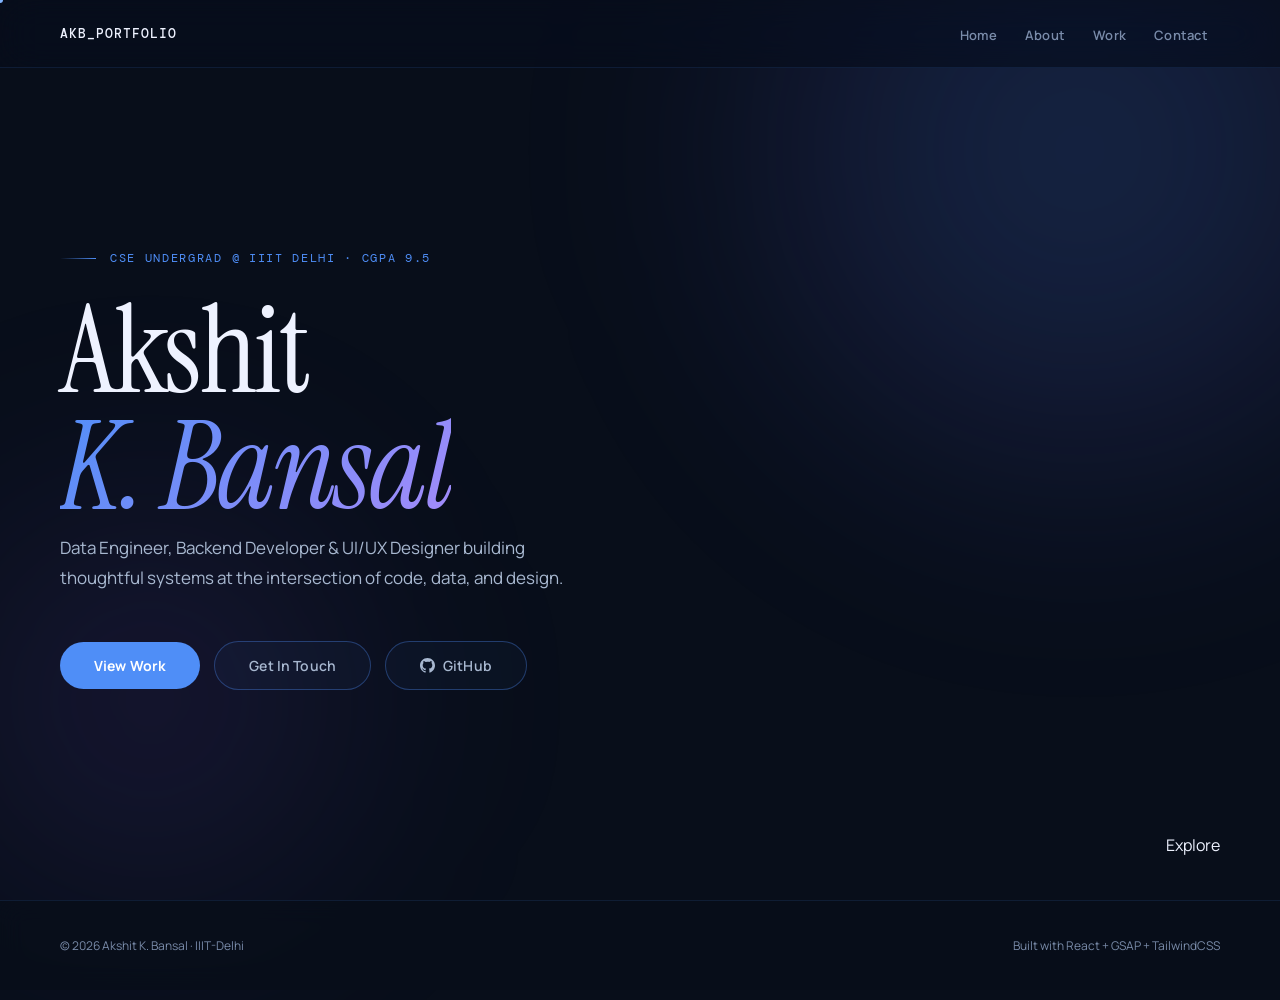
<file: index.html>
<!DOCTYPE html>
<html lang="en">
<head>
<meta charset="UTF-8">
<meta name="viewport" content="width=device-width, initial-scale=1.0">
<title>Home</title>
<link rel="preconnect" href="https://fonts.googleapis.com">
<link href="https://fonts.googleapis.com/css2?family=Instrument+Serif:ital@0;1&family=DM+Mono:wght@300;400;500&family=Manrope:wght@300;400;500;600;700;800&display=swap" rel="stylesheet">
<link rel="stylesheet" href="style.css">
</head>
<body>

<div class="cursor" id="cursor"></div>
<div class="cursor-follower" id="follower"></div>

<nav>
  <div class="nav-logo">AKB_PORTFOLIO</div>
  <ul class="nav-links">
    <li><a href="index.html" class="active">Home</a></li>
    <li><a href="about.html">About</a></li>
    <li><a href="work.html">Work</a></li>
    <li><a href="contact.html">Contact</a></li>
  </ul>
</nav>

<section class="hero" id="home">
  <div class="orb orb-1"></div>
  <div class="orb orb-2"></div>
  <div class="hero-eyebrow">CSE Undergrad @ IIIT Delhi · CGPA 9.5</div>
  <h1 class="hero-name">
    Akshit<br><em>K. Bansal</em>
  </h1>
  <p class="hero-tagline">
    Data Engineer, Backend Developer & UI/UX Designer building thoughtful systems at the intersection of code, data, and design.
  </p>
  <div class="hero-cta">
    <a href="work.html" class="btn-primary">View Work</a>
    <a href="contact.html" class="btn-outline">Get In Touch</a>
    <a href="https://github.com/AkshitKBansal" target="_blank" class="btn-outline" style="display:flex;align-items:center;gap:8px;">
      <svg width="15" height="15" viewBox="0 0 24 24" fill="currentColor" xmlns="http://www.w3.org/2000/svg"><path d="M12 0C5.374 0 0 5.373 0 12c0 5.302 3.438 9.8 8.207 11.387.599.111.793-.261.793-.577v-2.234c-3.338.726-4.033-1.416-4.033-1.416-.546-1.387-1.333-1.756-1.333-1.756-1.089-.745.083-.729.083-.729 1.205.084 1.839 1.237 1.839 1.237 1.07 1.834 2.807 1.304 3.492.997.107-.775.418-1.305.762-1.604-2.665-.305-5.467-1.334-5.467-5.931 0-1.311.469-2.381 1.236-3.221-.124-.303-.535-1.524.117-3.176 0 0 1.008-.322 3.301 1.23A11.509 11.509 0 0 1 12 5.803c1.02.005 2.047.138 3.006.404 2.291-1.552 3.297-1.23 3.297-1.23.653 1.653.242 2.874.118 3.176.77.84 1.235 1.911 1.235 3.221 0 4.609-2.807 5.624-5.479 5.921.43.372.823 1.102.823 2.222v3.293c0 .319.192.694.801.576C20.566 21.797 24 17.3 24 12c0-6.627-5.373-12-12-12z"/></svg>
      GitHub
    </a>
  </div>
  <div class="hero-scroll">Explore</div>
</section>

<footer>
  <p>© 2026 <span>Akshit K. Bansal</span> · IIIT-Delhi</p>
  <p>Built with <span>React + GSAP + TailwindCSS</span></p>
</footer>

<script src="script.js"></script>
</body>
</html>
</file>
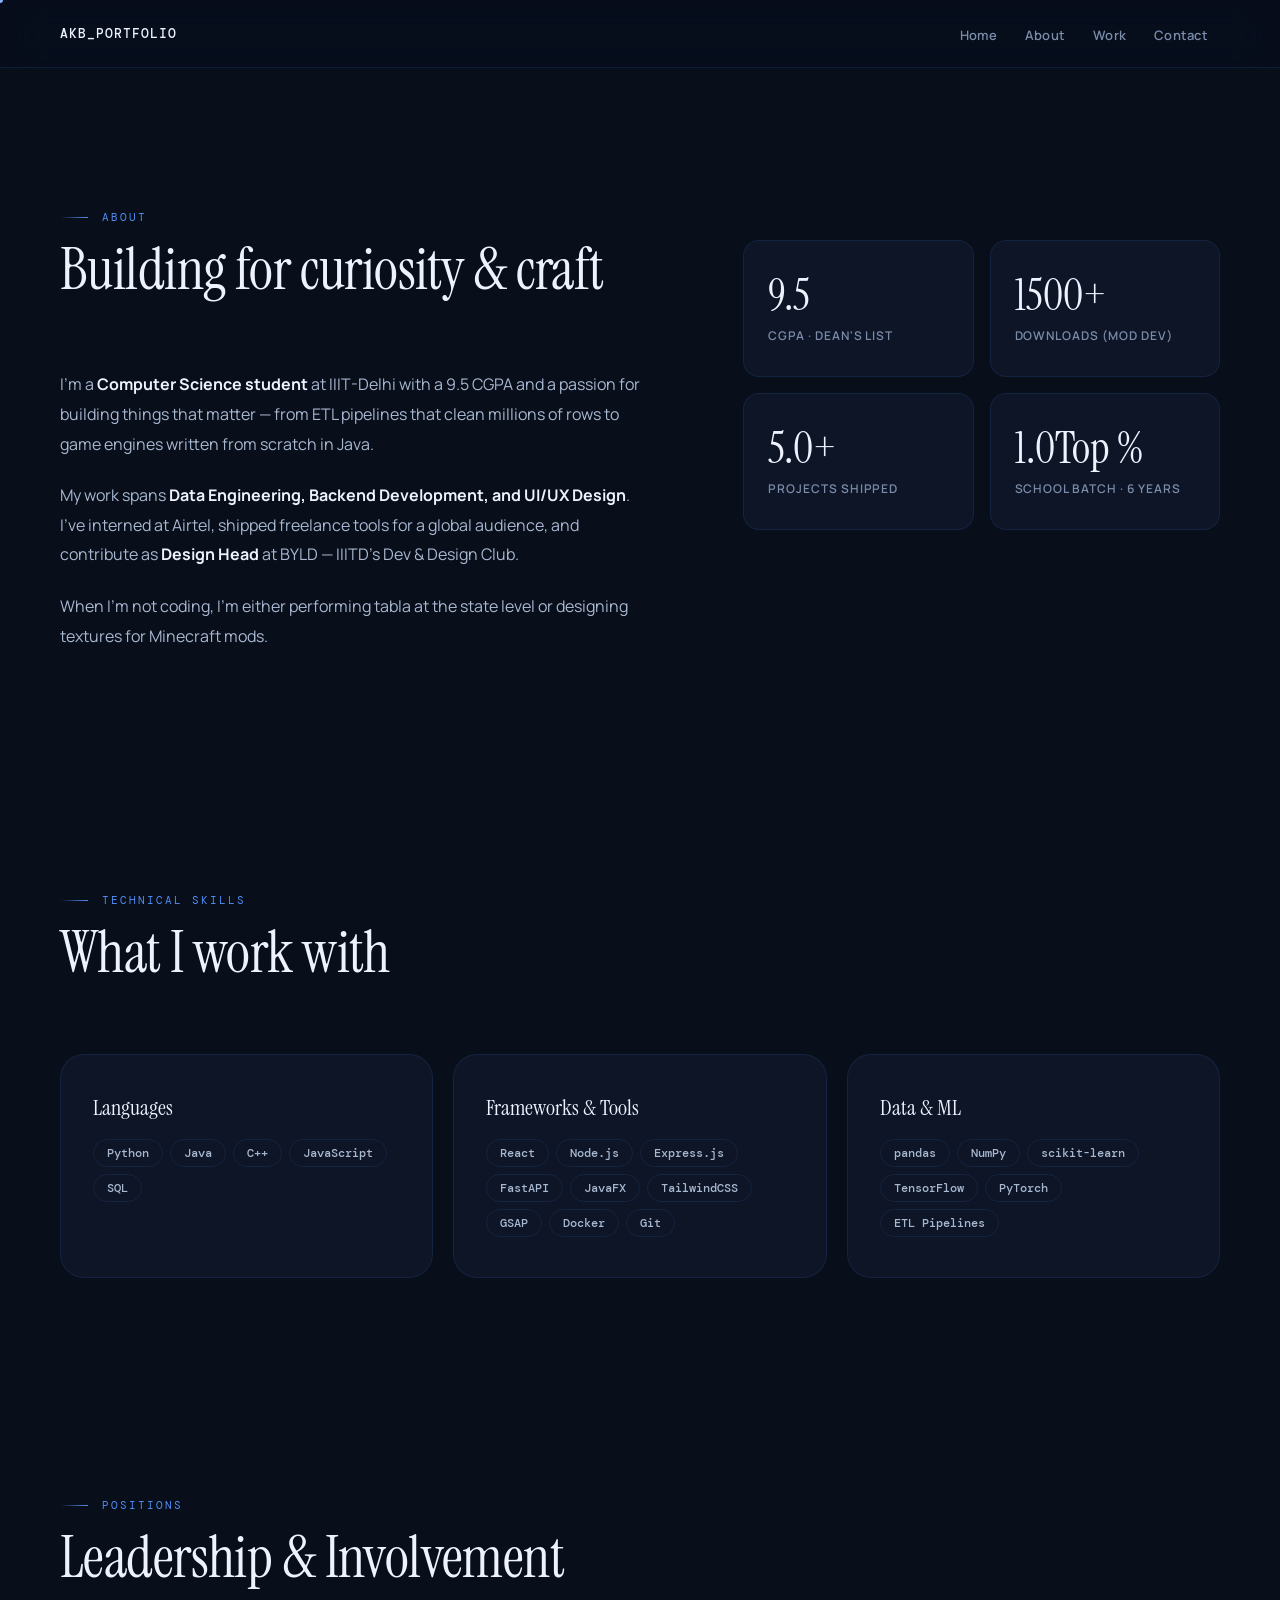
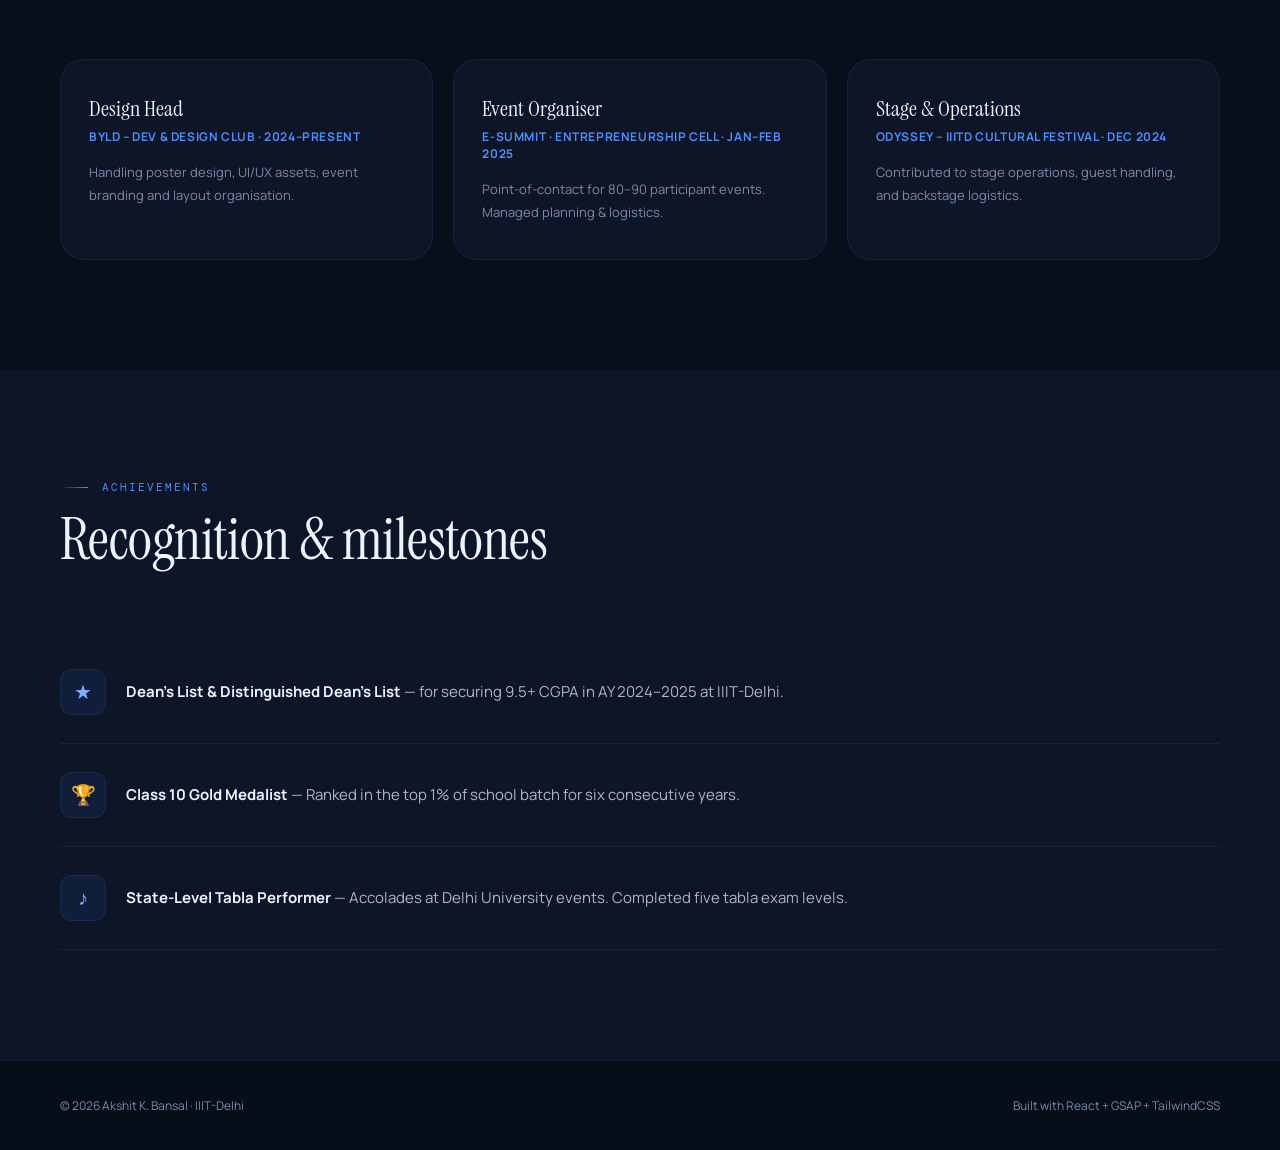
<file: about.html>
<!DOCTYPE html>
<html lang="en">
<head>
<meta charset="UTF-8">
<meta name="viewport" content="width=device-width, initial-scale=1.0">
<title>About</title>
<link rel="preconnect" href="https://fonts.googleapis.com">
<link href="https://fonts.googleapis.com/css2?family=Instrument+Serif:ital@0;1&family=DM+Mono:wght@300;400;500&family=Manrope:wght@300;400;500;600;700;800&display=swap" rel="stylesheet">
<link rel="stylesheet" href="style.css">
</head>
<body>

<div class="cursor" id="cursor"></div>
<div class="cursor-follower" id="follower"></div>

<nav>
  <div class="nav-logo">AKB_PORTFOLIO</div>
  <ul class="nav-links">
    <li><a href="index.html">Home</a></li>
    <li><a href="about.html" class="active">About</a></li>
    <li><a href="work.html">Work</a></li>
    <li><a href="contact.html">Contact</a></li>
  </ul>
</nav>

<div class="page-pad">
  <section id="about">
    <div class="section-label">About</div>
    <div class="about-grid">
      <div class="about-text fade-in">
        <h2 class="section-title">Building for curiosity &amp; craft</h2>
        <p>I'm a <strong>Computer Science student</strong> at IIIT-Delhi with a 9.5 CGPA and a passion for building things that matter — from ETL pipelines that clean millions of rows to game engines written from scratch in Java.</p>
        <p>My work spans <strong>Data Engineering, Backend Development, and UI/UX Design</strong>. I've interned at Airtel, shipped freelance tools for a global audience, and contribute as <strong>Design Head</strong> at BYLD — IIITD's Dev & Design Club.</p>
        <p>When I'm not coding, I'm either performing tabla at the state level or designing textures for Minecraft mods.</p>
      </div>
      <div class="stats-grid fade-in">
        <div class="stat-card">
          <div class="stat-num">9.5</div>
          <div class="stat-label">CGPA · Dean's List</div>
        </div>
        <div class="stat-card">
          <div class="stat-num">1500+</div>
          <div class="stat-label">Downloads (Mod Dev)</div>
        </div>
        <div class="stat-card">
          <div class="stat-num">5+</div>
          <div class="stat-label">Projects Shipped</div>
        </div>
        <div class="stat-card">
          <div class="stat-num">Top 1%</div>
          <div class="stat-label">School Batch · 6 Years</div>
        </div>
      </div>
    </div>
  </section>

  <section class="skills-section" id="skills">
    <div class="section-label">Technical Skills</div>
    <h2 class="section-title">What I work with</h2>
    <div class="skills-inner fade-in">
      <div class="skill-group">
        <div class="skill-group-label">Languages</div>
        <div class="skill-tags">
          <span class="skill-tag">Python</span>
          <span class="skill-tag">Java</span>
          <span class="skill-tag">C++</span>
          <span class="skill-tag">JavaScript</span>
          <span class="skill-tag">SQL</span>
        </div>
      </div>
      <div class="skill-group">
        <div class="skill-group-label">Frameworks &amp; Tools</div>
        <div class="skill-tags">
          <span class="skill-tag">React</span>
          <span class="skill-tag">Node.js</span>
          <span class="skill-tag">Express.js</span>
          <span class="skill-tag">FastAPI</span>
          <span class="skill-tag">JavaFX</span>
          <span class="skill-tag">TailwindCSS</span>
          <span class="skill-tag">GSAP</span>
          <span class="skill-tag">Docker</span>
          <span class="skill-tag">Git</span>
        </div>
      </div>
      <div class="skill-group">
        <div class="skill-group-label">Data &amp; ML</div>
        <div class="skill-tags">
          <span class="skill-tag">pandas</span>
          <span class="skill-tag">NumPy</span>
          <span class="skill-tag">scikit-learn</span>
          <span class="skill-tag">TensorFlow</span>
          <span class="skill-tag">PyTorch</span>
          <span class="skill-tag">ETL Pipelines</span>
        </div>
      </div>
    </div>
  </section>

  <section id="positions">
    <div class="section-label">Positions</div>
    <h2 class="section-title">Leadership &amp; Involvement</h2>
    <div class="positions-grid fade-in">
      <div class="pos-card">
        <div class="pos-card-role">Design Head</div>
        <div class="pos-card-org">BYLD – Dev &amp; Design Club · 2024–Present</div>
        <div class="pos-card-desc">Handling poster design, UI/UX assets, event branding and layout organisation.</div>
      </div>
      <div class="pos-card">
        <div class="pos-card-role">Event Organiser</div>
        <div class="pos-card-org">E-Summit · Entrepreneurship Cell · Jan–Feb 2025</div>
        <div class="pos-card-desc">Point-of-contact for 80–90 participant events. Managed planning & logistics.</div>
      </div>
      <div class="pos-card">
        <div class="pos-card-role">Stage &amp; Operations</div>
        <div class="pos-card-org">Odyssey – IIITD Cultural Festival · Dec 2024</div>
        <div class="pos-card-desc">Contributed to stage operations, guest handling, and backstage logistics.</div>
      </div>
    </div>
  </section>

  <section id="achievements" style="background: var(--bg2); border-top: 1px solid var(--border2);">
    <div class="section-label">Achievements</div>
    <h2 class="section-title">Recognition &amp; milestones</h2>
    <ul class="achievements-list fade-in">
      <li class="ach-item">
        <div class="ach-icon">★</div>
        <div class="ach-text"><strong>Dean's List &amp; Distinguished Dean's List</strong> — for securing 9.5+ CGPA in AY 2024–2025 at IIIT-Delhi.</div>
      </li>
      <li class="ach-item">
        <div class="ach-icon">🏆</div>
        <div class="ach-text"><strong>Class 10 Gold Medalist</strong> — Ranked in the top 1% of school batch for six consecutive years.</div>
      </li>
      <li class="ach-item">
        <div class="ach-icon">♪</div>
        <div class="ach-text"><strong>State-Level Tabla Performer</strong> — Accolades at Delhi University events. Completed five tabla exam levels.</div>
      </li>
    </ul>
  </section>
</div>

<footer>
  <p>© 2026 <span>Akshit K. Bansal</span> · IIIT-Delhi</p>
  <p>Built with <span>React + GSAP + TailwindCSS</span></p>
</footer>

<script src="script.js"></script>
</body>
</html>
</file>
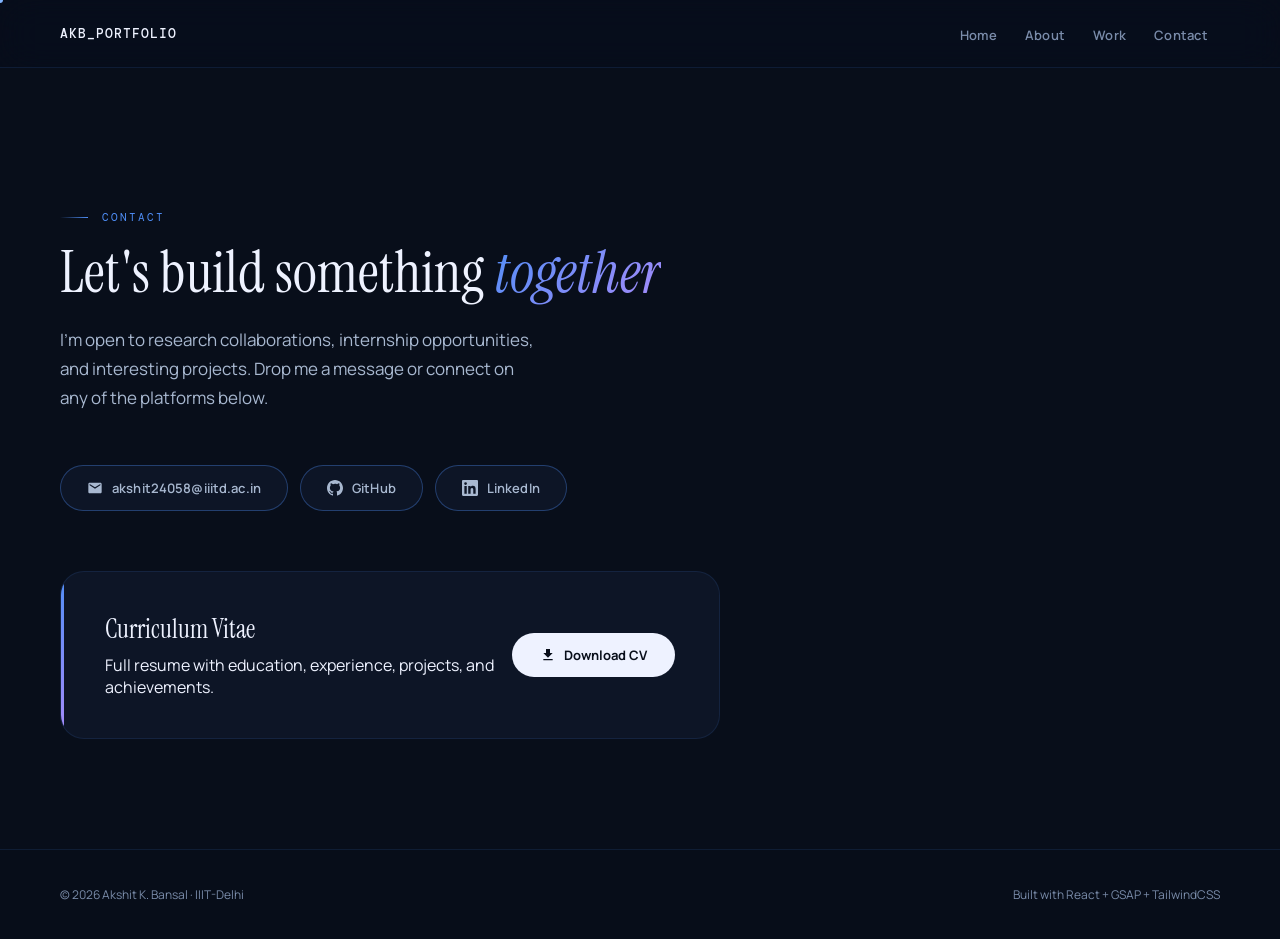
<file: contact.html>
<!DOCTYPE html>
<html lang="en">
<head>
<meta charset="UTF-8">
<meta name="viewport" content="width=device-width, initial-scale=1.0">
<title>Contact</title>
<link rel="preconnect" href="https://fonts.googleapis.com">
<link href="https://fonts.googleapis.com/css2?family=Instrument+Serif:ital@0;1&family=DM+Mono:wght@300;400;500&family=Manrope:wght@300;400;500;600;700;800&display=swap" rel="stylesheet">
<link rel="stylesheet" href="style.css">
</head>
<body>

<div class="cursor" id="cursor"></div>
<div class="cursor-follower" id="follower"></div>

<nav>
  <div class="nav-logo">AKB_PORTFOLIO</div>
  <ul class="nav-links">
    <li><a href="index.html">Home</a></li>
    <li><a href="about.html">About</a></li>
    <li><a href="work.html">Work</a></li>
    <li><a href="contact.html" class="active">Contact</a></li>
  </ul>
</nav>

<div class="page-pad">
  <section class="contact-section" id="contact">
    <div class="contact-inner fade-in">
      <div class="section-label">Contact</div>
      <h2 class="contact-intro">Let's build something <em>together</em></h2>
      <p class="contact-sub">I'm open to research collaborations, internship opportunities, and interesting projects. Drop me a message or connect on any of the platforms below.</p>
      <div class="contact-links">
        <a href="mailto:akshit24058@iiitd.ac.in" class="contact-link">
          <svg viewBox="0 0 24 24"><path d="M20 4H4c-1.1 0-2 .9-2 2v12c0 1.1.9 2 2 2h16c1.1 0 2-.9 2-2V6c0-1.1-.9-2-2-2zm0 4l-8 5-8-5V6l8 5 8-5v2z"/></svg>
          akshit24058@iiitd.ac.in
        </a>
        <a href="https://github.com/AkshitKBansal" target="_blank" class="contact-link">
          <svg viewBox="0 0 24 24"><path d="M12 0C5.374 0 0 5.373 0 12c0 5.302 3.438 9.8 8.207 11.387.599.111.793-.261.793-.577v-2.234c-3.338.726-4.033-1.416-4.033-1.416-.546-1.387-1.333-1.756-1.333-1.756-1.089-.745.083-.729.083-.729 1.205.084 1.839 1.237 1.839 1.237 1.07 1.834 2.807 1.304 3.492.997.107-.775.418-1.305.762-1.604-2.665-.305-5.467-1.334-5.467-5.931 0-1.311.469-2.381 1.236-3.221-.124-.303-.535-1.524.117-3.176 0 0 1.008-.322 3.301 1.23A11.509 11.509 0 0 1 12 5.803c1.02.005 2.047.138 3.006.404 2.291-1.552 3.297-1.23 3.297-1.23.653 1.653.242 2.874.118 3.176.77.84 1.235 1.911 1.235 3.221 0 4.609-2.807 5.624-5.479 5.921.43.372.823 1.102.823 2.222v3.293c0 .319.192.694.801.576C20.566 21.797 24 17.3 24 12c0-6.627-5.373-12-12-12z"/></svg>
          GitHub
        </a>
        <a href="https://linkedin.com/in/akshitkbansal" target="_blank" class="contact-link">
          <svg viewBox="0 0 24 24"><path d="M20.447 20.452h-3.554v-5.569c0-1.328-.027-3.037-1.852-3.037-1.853 0-2.136 1.445-2.136 2.939v5.667H9.351V9h3.414v1.561h.046c.477-.9 1.637-1.85 3.37-1.85 3.601 0 4.267 2.37 4.267 5.455v6.286zM5.337 7.433a2.062 2.062 0 0 1-2.063-2.065 2.064 2.064 0 1 1 2.063 2.065zm1.782 13.019H3.555V9h3.564v11.452zM22.225 0H1.771C.792 0 0 .774 0 1.729v20.542C0 23.227.792 24 1.771 24h20.451C23.2 24 24 23.227 24 22.271V1.729C24 .774 23.2 0 22.222 0h.003z"/></svg>
          LinkedIn
        </a>
      </div>
  
      <div id="cv" class="cv-card">
        <div class="cv-card-text">
          <strong>Curriculum Vitae</strong>
          Full resume with education, experience, projects, and achievements.
        </div>
        <a href="Akshit_K_Bansal_Resume.pdf" download class="cv-btn">
          <svg width="16" height="16" viewBox="0 0 24 24" fill="currentColor"><path d="M19 9h-4V3H9v6H5l7 7 7-7zM5 18v2h14v-2H5z"/></svg>
          Download CV
        </a>
      </div>
    </div>
  </section>
</div>

<footer>
  <p>© 2026 <span>Akshit K. Bansal</span> · IIIT-Delhi</p>
  <p>Built with <span>React + GSAP + TailwindCSS</span></p>
</footer>

<script src="script.js"></script>
</body>
</html>
</file>
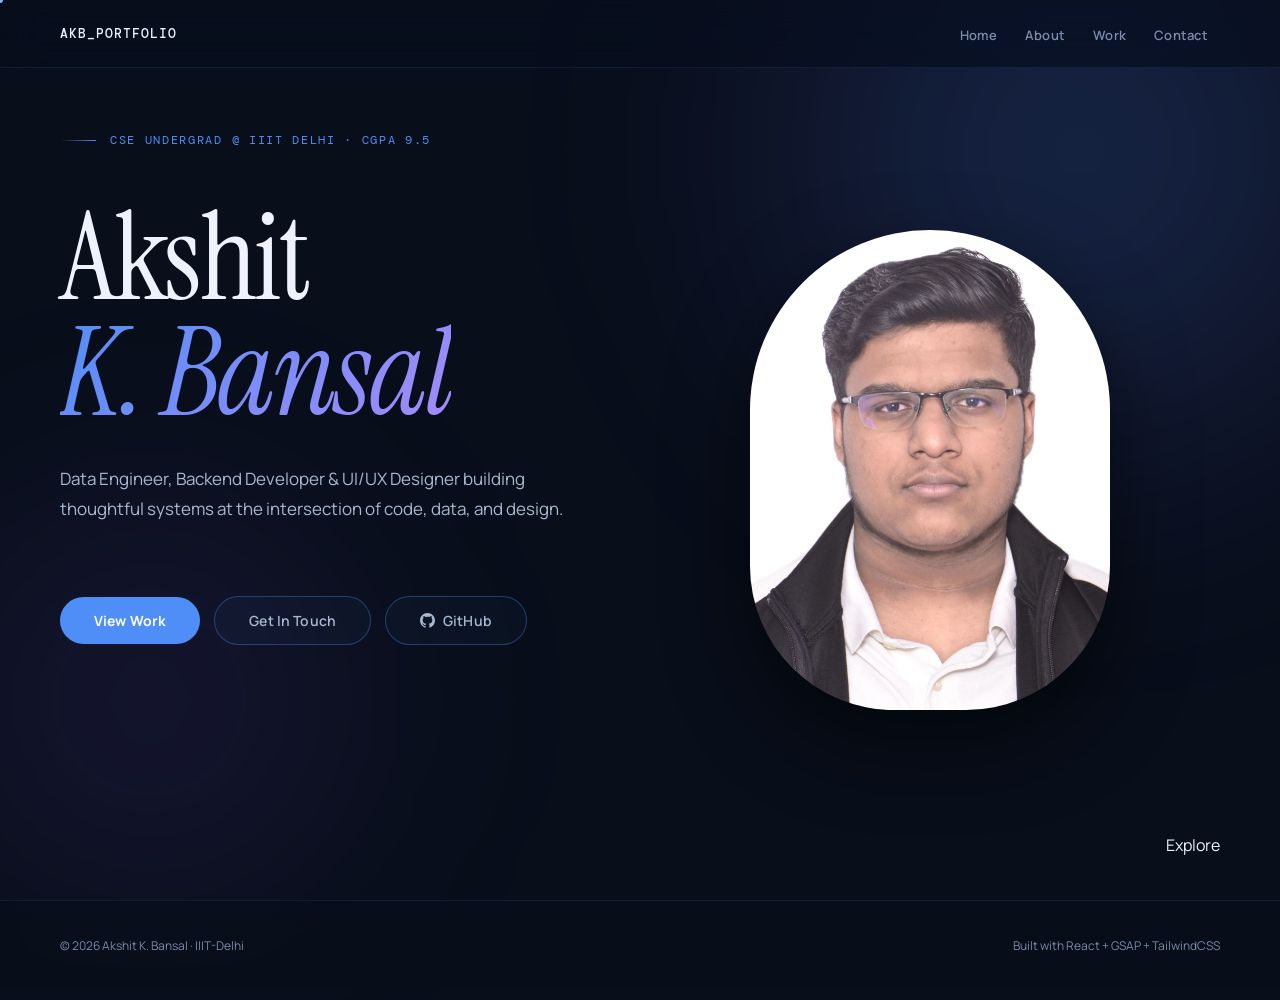
<file: index-withphoto.html>
<!DOCTYPE html>
<html lang="en">
<head>
<meta charset="UTF-8">
<meta name="viewport" content="width=device-width, initial-scale=1.0">
<title>Home</title>
<link rel="preconnect" href="https://fonts.googleapis.com">
<link href="https://fonts.googleapis.com/css2?family=Instrument+Serif:ital@0;1&family=DM+Mono:wght@300;400;500&family=Manrope:wght@300;400;500;600;700;800&display=swap" rel="stylesheet">
<link rel="stylesheet" href="style.css">
<style>
  .hero { display: grid; grid-template-columns: 1fr 1fr; align-items: center; }
  .hero-left { display: contents; }
  .hero-photo {
    grid-column: 2;
    grid-row: 1 / 10;
    display: flex;
    align-items: center;
    justify-content: center;
    z-index: 2;
  }
  .hero-photo img {
    width: 80%;
    max-width: 360px;
    aspect-ratio: 3/4;
    object-fit: cover;
    object-position: center top;
    border-radius: 200px 200px 160px 160px;
    box-shadow: 0 32px 80px rgba(0,0,0,0.55);
    display: block;
  }
</style>
</head>
<body>
<div class="cursor" id="cursor"></div>
<div class="cursor-follower" id="follower"></div>
<nav>
  <div class="nav-logo">AKB_PORTFOLIO</div>
  <ul class="nav-links">
    <li><a href="index.html" class="active">Home</a></li>
    <li><a href="about.html">About</a></li>
    <li><a href="work.html">Work</a></li>
    <li><a href="contact.html">Contact</a></li>
  </ul>
</nav>
<section class="hero" id="home">
  <div class="orb orb-1"></div>
  <div class="orb orb-2"></div>
  <div class="hero-eyebrow">CSE Undergrad @ IIIT Delhi · CGPA 9.5</div>
  <h1 class="hero-name">
    Akshit<br><em>K. Bansal</em>
  </h1>
  <p class="hero-tagline">
    Data Engineer, Backend Developer & UI/UX Designer building thoughtful systems at the intersection of code, data, and design.
  </p>
  <div class="hero-cta">
    <a href="work.html" class="btn-primary">View Work</a>
    <a href="contact.html" class="btn-outline">Get In Touch</a>
    <a href="https://github.com/AkshitKBansal" target="_blank" class="btn-outline" style="display:flex;align-items:center;gap:8px;">
      <svg width="15" height="15" viewBox="0 0 24 24" fill="currentColor" xmlns="http://www.w3.org/2000/svg"><path d="M12 0C5.374 0 0 5.373 0 12c0 5.302 3.438 9.8 8.207 11.387.599.111.793-.261.793-.577v-2.234c-3.338.726-4.033-1.416-4.033-1.416-.546-1.387-1.333-1.756-1.333-1.756-1.089-.745.083-.729.083-.729 1.205.084 1.839 1.237 1.839 1.237 1.07 1.834 2.807 1.304 3.492.997.107-.775.418-1.305.762-1.604-2.665-.305-5.467-1.334-5.467-5.931 0-1.311.469-2.381 1.236-3.221-.124-.303-.535-1.524.117-3.176 0 0 1.008-.322 3.301 1.23A11.509 11.509 0 0 1 12 5.803c1.02.005 2.047.138 3.006.404 2.291-1.552 3.297-1.23 3.297-1.23.653 1.653.242 2.874.118 3.176.77.84 1.235 1.911 1.235 3.221 0 4.609-2.807 5.624-5.479 5.921.43.372.823 1.102.823 2.222v3.293c0 .319.192.694.801.576C20.566 21.797 24 17.3 24 12c0-6.627-5.373-12-12-12z"/></svg>
      GitHub
    </a>
  </div>
  <div class="hero-scroll">Explore</div>

  <div class="hero-photo">
    <img src="Photo.JPG" alt="Akshit K. Bansal" />
  </div>

</section>
<footer>
  <p>© 2026 <span>Akshit K. Bansal</span> · IIIT-Delhi</p>
  <p>Built with <span>React + GSAP + TailwindCSS</span></p>
</footer>
<script src="script.js"></script>
</body>
</html>
</file>
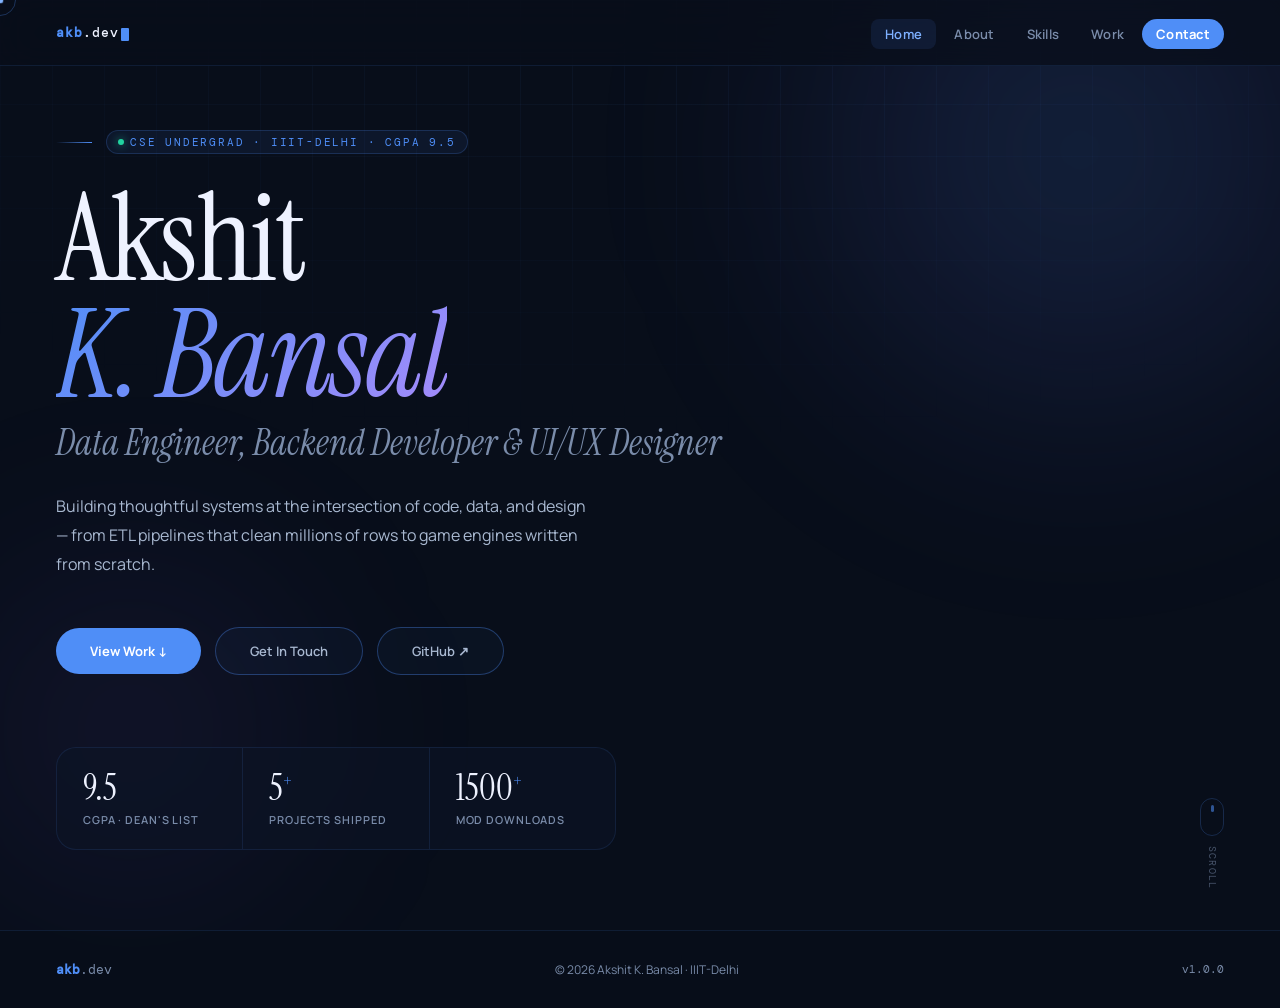
<file: index:1.html>
<!DOCTYPE html>
<html lang="en">
<head>
<meta charset="UTF-8">
<meta name="viewport" content="width=device-width, initial-scale=1.0">
<title>Akshit K. Bansal — Portfolio</title>
<link href="https://fonts.googleapis.com/css2?family=Instrument+Serif:ital@0;1&family=Manrope:wght@400;500;600;700&family=DM+Mono:wght@400;500&display=swap" rel="stylesheet">
<style>
:root{
  --bg:#080e1a;--bg2:#0d1526;--bg3:#111e3a;--bg4:#162040;
  --accent:#4f8ef7;--accent2:#7eb0ff;
  --text:#eef2ff;--muted:#7a8caa;--muted2:#a8b8d0;
  --border:rgba(79,142,247,0.12);--border-hover:rgba(79,142,247,0.35);
  --head:'Instrument Serif',serif;--body:'Manrope',sans-serif;--mono:'DM Mono',monospace;
  --ease:cubic-bezier(0.16,1,0.3,1);
}
*,*::before,*::after{box-sizing:border-box;margin:0;padding:0}
html{scroll-behavior:smooth}
body{font-family:var(--body);background:var(--bg);color:var(--text);overflow-x:hidden;min-height:100vh}

/* ── BG ── */
.bg-grid{position:fixed;inset:0;z-index:0;pointer-events:none;
  background-image:linear-gradient(rgba(79,142,247,.05) 1px,transparent 1px),
  linear-gradient(90deg,rgba(79,142,247,.05) 1px,transparent 1px);
  background-size:52px 52px;
  mask-image:radial-gradient(ellipse 80% 50% at 50% 0%,black 20%,transparent 100%)}
.orb{position:fixed;border-radius:50%;filter:blur(90px);pointer-events:none;z-index:0}
.orb1{width:700px;height:700px;background:radial-gradient(circle,rgba(79,142,247,.18) 0%,rgba(99,102,241,.07) 50%,transparent 75%);top:-200px;right:-150px;animation:od1 22s ease-in-out infinite}
.orb2{width:500px;height:500px;background:radial-gradient(circle,rgba(139,92,246,.1) 0%,transparent 70%);bottom:-80px;left:-120px;animation:od2 26s ease-in-out infinite}
@keyframes od1{0%,100%{transform:translate(0,0)}40%{transform:translate(-50px,35px)}70%{transform:translate(25px,-40px)}}
@keyframes od2{0%,100%{transform:translate(0,0)}50%{transform:translate(40px,-50px)}}

/* ── CURSOR ── */
.cur{position:fixed;top:0;left:0;width:7px;height:7px;background:var(--accent2);border-radius:50%;pointer-events:none;z-index:9999;transform:translate(-50%,-50%);mix-blend-mode:screen}
.cur-ring{position:fixed;top:0;left:0;width:32px;height:32px;border:1px solid rgba(79,142,247,.45);border-radius:50%;pointer-events:none;z-index:9998;transform:translate(-50%,-50%);transition:width .3s var(--ease),height .3s var(--ease);opacity:.65}
.cur-ring.h{width:48px;height:48px;border-color:rgba(79,142,247,.7);opacity:1}

/* ── NAV ── */
nav{position:fixed;top:0;left:0;right:0;z-index:100;height:66px;padding:0 56px;display:flex;justify-content:space-between;align-items:center;background:rgba(8,14,26,.75);backdrop-filter:blur(20px);border-bottom:1px solid var(--border);transition:transform .4s var(--ease),background .4s}
nav.up{transform:translateY(-100%)}
nav.scrolled{background:rgba(8,14,26,.94)}
.nav-logo{font-family:var(--mono);font-size:13px;font-weight:500;color:var(--text);letter-spacing:.08em;cursor:pointer;user-select:none}
.nav-logo b{color:var(--accent)}
.blink{display:inline-block;width:8px;height:13px;background:var(--accent);margin-left:2px;vertical-align:text-bottom;border-radius:1px;animation:bl 1.1s step-end infinite}
@keyframes bl{0%,100%{opacity:1}50%{opacity:0}}
.nav-links{display:flex;gap:4px;list-style:none}
.nav-links li a{font-size:13px;font-weight:600;color:var(--muted);text-decoration:none;padding:6px 14px;border-radius:8px;transition:all .2s;letter-spacing:.02em;cursor:pointer}
.nav-links li a:hover,.nav-links li a.active{color:var(--text);background:rgba(79,142,247,.1)}
.nav-links li a.active{color:var(--accent2)}
.nav-cta{background:var(--accent)!important;color:#fff!important;border-radius:99px!important;font-weight:700!important}
.nav-cta:hover{background:var(--accent2)!important;transform:translateY(-1px);box-shadow:0 4px 16px rgba(79,142,247,.35)!important}

/* ── PAGE SYSTEM ── */
.page{display:none;min-height:100vh;position:relative;z-index:1;animation:pageIn .5s var(--ease) forwards}
.page.active{display:block}
@keyframes pageIn{from{opacity:0;transform:translateY(18px)}to{opacity:1;transform:none}}

/* ── SECTION CONTAINERS ── */
.wrap{padding:110px 56px 80px;max-width:1160px;margin:0 auto}
.wrap-center{padding:110px 56px 80px;max-width:1160px;margin:0 auto;display:flex;flex-direction:column;justify-content:center}

/* ── LABELS & TITLES ── */
.sec-lbl{font-family:var(--mono);font-size:11px;color:var(--accent);letter-spacing:.18em;text-transform:uppercase;margin-bottom:14px;display:flex;align-items:center;gap:14px}
.sec-lbl::before{content:'';width:28px;height:1px;background:linear-gradient(90deg,transparent,var(--accent))}
.sec-title{font-family:var(--head);font-size:clamp(38px,4.5vw,58px);font-weight:normal;line-height:1.05;margin-bottom:64px;letter-spacing:-.01em}
.sec-title em{font-style:italic;color:var(--muted)}

/* ── BUTTONS ── */
.btn-p{display:inline-block;padding:14px 34px;background:var(--accent);color:#fff;text-decoration:none;font-size:13px;font-weight:700;border-radius:99px;transition:all .3s var(--ease);cursor:pointer;border:none;font-family:var(--body)}
.btn-p:hover{background:var(--accent2);transform:translateY(-2px);box-shadow:0 8px 28px rgba(79,142,247,.35)}
.btn-o{display:inline-block;padding:14px 34px;border:1px solid var(--border-hover);color:var(--muted2);text-decoration:none;font-size:13px;font-weight:600;border-radius:99px;background:rgba(79,142,247,.04);transition:all .3s var(--ease);cursor:pointer}
.btn-o:hover{border-color:var(--accent);color:var(--accent2);background:rgba(79,142,247,.1);transform:translateY(-2px)}

/* divider */
.div{width:100%;height:1px;background:linear-gradient(90deg,transparent 0%,rgba(79,142,247,.25) 20%,rgba(79,142,247,.25) 80%,transparent 100%);margin:0}

/* ════════════════════════════
   HOME PAGE
════════════════════════════ */
.hero{min-height:100vh;display:flex;flex-direction:column;justify-content:center;padding:130px 56px 80px;position:relative;z-index:1}
.eyebrow{font-family:var(--mono);font-size:12px;color:var(--accent);letter-spacing:.15em;text-transform:uppercase;margin-bottom:28px;display:flex;align-items:center;gap:14px}
.eyebrow::before{content:'';width:36px;height:1px;background:linear-gradient(90deg,transparent,var(--accent))}
.sdot{display:inline-flex;align-items:center;gap:6px;padding:4px 11px;background:rgba(79,142,247,.08);border:1px solid rgba(79,142,247,.2);border-radius:99px;font-size:11px}
.sdot::before{content:'';width:6px;height:6px;border-radius:50%;background:#22d3a0;box-shadow:0 0 8px rgba(34,211,160,.7);animation:pg 2s ease-in-out infinite}
@keyframes pg{0%,100%{opacity:1;transform:scale(1)}50%{opacity:.6;transform:scale(.85)}}
.hero-name{font-family:var(--head);font-size:clamp(60px,9.5vw,122px);font-weight:normal;line-height:.95;letter-spacing:-.02em;color:var(--text);margin-bottom:10px}
.hero-name em{font-style:italic;background:linear-gradient(135deg,var(--accent) 0%,#a78bfa 50%,var(--accent2) 100%);background-size:200% 200%;-webkit-background-clip:text;-webkit-text-fill-color:transparent;background-clip:text;animation:gs 6s ease-in-out infinite}
@keyframes gs{0%,100%{background-position:0% 50%}50%{background-position:100% 50%}}
.hero-role{font-family:var(--head);font-size:clamp(22px,2.8vw,40px);font-weight:normal;font-style:italic;color:var(--muted);line-height:1.15;margin-bottom:28px}
.hero-tag{font-size:16px;font-weight:400;color:var(--muted2);max-width:540px;line-height:1.8;margin-bottom:48px}
.hero-cta{display:flex;gap:14px;align-items:center;flex-wrap:wrap}
.metrics{display:flex;margin-top:72px;border:1px solid var(--border);border-radius:20px;background:rgba(13,21,38,.65);backdrop-filter:blur(12px);overflow:hidden;max-width:560px}
.metric{flex:1;padding:22px 26px;border-right:1px solid var(--border);transition:background .3s}
.metric:last-child{border-right:none}
.metric:hover{background:rgba(79,142,247,.05)}
.m-num{font-family:var(--head);font-size:36px;font-weight:normal;color:var(--text);line-height:1;margin-bottom:6px}
.m-num sup{font-size:17px;color:var(--accent)}
.m-lbl{font-size:11px;font-weight:600;color:var(--muted);text-transform:uppercase;letter-spacing:.08em}
.scroll-ind{position:absolute;bottom:40px;right:56px;display:flex;flex-direction:column;align-items:center;gap:10px;opacity:.55}
.sw{width:24px;height:38px;border:1.5px solid rgba(79,142,247,.4);border-radius:99px;display:flex;justify-content:center;padding-top:6px}
.sw::after{content:'';width:3px;height:7px;background:var(--accent);border-radius:99px;animation:sb 1.8s ease-in-out infinite}
@keyframes sb{0%,100%{transform:translateY(0);opacity:1}50%{transform:translateY(8px);opacity:.4}}
.sw-lbl{font-family:var(--mono);font-size:10px;color:var(--muted);letter-spacing:.12em;text-transform:uppercase;writing-mode:vertical-rl}

/* ════════════════════════════
   ABOUT PAGE
════════════════════════════ */
.about-grid{display:grid;grid-template-columns:1.1fr .9fr;gap:90px;align-items:start}
.about-text p{font-size:15px;color:var(--muted2);line-height:1.85;margin-bottom:20px}
.about-text p strong{color:var(--text);font-weight:700}
.pill{display:inline-flex;align-items:center;gap:5px;padding:2px 11px 2px 8px;background:rgba(79,142,247,.1);border:1px solid rgba(79,142,247,.25);border-radius:99px;color:var(--accent2);font-size:12px;font-weight:600}
.stats-grid{display:grid;grid-template-columns:1fr 1fr;gap:14px}
.sc{background:var(--bg2);border:1px solid var(--border);border-radius:16px;padding:28px 22px;position:relative;overflow:hidden;transition:all .4s var(--ease);cursor:default}
.sc::before{content:'';position:absolute;top:0;left:0;right:0;height:2px;background:linear-gradient(90deg,transparent,var(--accent),transparent);transform:translateX(-100%);transition:transform .5s var(--ease)}
.sc::after{content:'';position:absolute;inset:0;background:radial-gradient(circle at 50% 0%,rgba(79,142,247,.07),transparent 70%);opacity:0;transition:opacity .4s}
.sc:hover{border-color:var(--border-hover);transform:translateY(-3px);box-shadow:0 16px 48px rgba(0,0,0,.4)}
.sc:hover::before{transform:translateX(100%)}
.sc:hover::after{opacity:1}
.sn{font-family:var(--head);font-size:40px;font-weight:normal;color:var(--text);line-height:1;margin-bottom:8px;position:relative;z-index:1}
.sn b{color:var(--accent);font-weight:normal}
.sl{font-size:11px;font-weight:600;color:var(--muted);text-transform:uppercase;letter-spacing:.08em;position:relative;z-index:1}

/* ── Achievements ── */
.ach-list{display:flex;flex-direction:column}
.ach-item{display:flex;align-items:flex-start;gap:20px;padding:24px 0;border-bottom:1px solid var(--border);transition:all .3s var(--ease)}
.ach-item:hover{padding:24px 18px;border-bottom-color:var(--border-hover);background:rgba(79,142,247,.04);border-radius:12px;margin:0 -18px}
.ach-icon{width:44px;height:44px;flex-shrink:0;border-radius:12px;background:var(--bg3);border:1px solid var(--border);display:flex;align-items:center;justify-content:center;font-size:19px;transition:all .3s}
.ach-item:hover .ach-icon{background:rgba(79,142,247,.15);border-color:rgba(79,142,247,.3)}
.ach-text{font-size:14px;color:var(--muted2);line-height:1.7;align-self:center}
.ach-text strong{color:var(--text);font-weight:700}

/* ════════════════════════════
   SKILLS PAGE
════════════════════════════ */
.skills-grid{display:grid;grid-template-columns:repeat(3,1fr);gap:18px;margin-bottom:64px}
.sg{padding:36px 28px;background:var(--bg2);border:1px solid var(--border);border-radius:22px;transition:all .4s var(--ease);position:relative;overflow:hidden}
.sg::before{content:'';position:absolute;bottom:-60px;right:-60px;width:160px;height:160px;background:radial-gradient(circle,rgba(79,142,247,.12),transparent 70%);opacity:0;transition:opacity .4s,transform .4s;transform:scale(.8)}
.sg:hover::before{opacity:1;transform:scale(1)}
.sg:hover{border-color:var(--border-hover);transform:translateY(-5px);box-shadow:0 20px 60px rgba(0,0,0,.45)}
.sg-icon{width:40px;height:40px;border-radius:10px;background:var(--bg3);border:1px solid var(--border);display:flex;align-items:center;justify-content:center;font-size:19px;margin-bottom:16px;transition:all .3s}
.sg:hover .sg-icon{background:rgba(79,142,247,.15);border-color:rgba(79,142,247,.3)}
.sg-lbl{font-family:var(--head);font-size:20px;font-weight:normal;color:var(--text);margin-bottom:14px}
.tags{display:flex;flex-wrap:wrap;gap:7px}
.tag{font-family:var(--mono);font-size:11.5px;font-weight:500;padding:5px 13px;color:var(--muted2);border:1px solid var(--border);border-radius:99px;transition:all .2s;background:transparent;cursor:pointer}
.sg:hover .tag{color:var(--accent2);border-color:rgba(79,142,247,.25);background:rgba(79,142,247,.07)}
.tag:hover{background:var(--accent)!important;color:#fff!important;border-color:transparent!important;transform:scale(1.05)}

/* Positions grid */
.pos-grid{display:grid;grid-template-columns:repeat(3,1fr);gap:18px}
.posc{background:var(--bg2);border:1px solid var(--border);padding:32px 26px;border-radius:22px;transition:all .35s var(--ease);position:relative;overflow:hidden}
.posc::after{content:'';position:absolute;bottom:0;left:0;right:0;height:3px;background:linear-gradient(90deg,var(--accent),#a78bfa);transform:scaleX(0);transform-origin:left;transition:transform .4s var(--ease)}
.posc:hover{border-color:var(--border-hover);transform:translateY(-3px);box-shadow:0 16px 48px rgba(0,0,0,.4)}
.posc:hover::after{transform:scaleX(1)}
.p-icon{width:40px;height:40px;border-radius:10px;background:var(--bg3);border:1px solid var(--border);display:flex;align-items:center;justify-content:center;font-size:18px;margin-bottom:16px}
.p-role{font-family:var(--head);font-size:20px;font-weight:normal;margin-bottom:5px;line-height:1.2}
.p-org{font-size:11px;font-weight:700;color:var(--accent);margin-bottom:12px;letter-spacing:.06em;text-transform:uppercase}
.p-desc{font-size:13px;color:var(--muted);line-height:1.75}

/* ════════════════════════════
   WORK PAGE
════════════════════════════ */
/* Experience timeline */
.timeline{position:relative}
.timeline::before{content:'';position:absolute;left:10px;top:24px;bottom:0;width:1px;background:linear-gradient(180deg,var(--accent) 0%,rgba(79,142,247,.1) 70%,transparent 100%)}
.ei{padding-left:52px;padding-bottom:52px;position:relative}
.ei::before{content:'';position:absolute;left:4px;top:10px;width:14px;height:14px;border-radius:50%;background:var(--bg);border:2px solid var(--accent);transition:all .3s;box-shadow:0 0 0 4px rgba(79,142,247,.1)}
.ei:hover::before{background:var(--accent);box-shadow:0 0 0 6px rgba(79,142,247,.18),0 0 20px rgba(79,142,247,.4)}
.ei-inner{background:var(--bg2);border:1px solid var(--border);border-radius:20px;padding:32px 36px;transition:all .4s var(--ease)}
.ei:hover .ei-inner{border-color:var(--border-hover);box-shadow:0 12px 40px rgba(0,0,0,.35);transform:translateX(4px)}
.date-badge{display:inline-flex;font-family:var(--mono);font-size:11px;color:var(--accent);background:rgba(79,142,247,.1);border:1px solid rgba(79,142,247,.2);padding:4px 12px;border-radius:99px;margin-bottom:14px;letter-spacing:.05em}
.er{font-family:var(--head);font-size:26px;font-weight:normal;line-height:1.2;margin-bottom:4px}
.er em{font-style:italic;color:var(--muted2)}
.eo{font-size:13px;font-weight:700;color:var(--accent2);margin-bottom:20px;letter-spacing:.02em}
.ebl{list-style:none}
.ebl li{font-size:14px;color:var(--muted2);line-height:1.75;margin-bottom:9px;padding-left:20px;position:relative}
.ebl li::before{content:'▸';position:absolute;left:0;color:var(--accent);font-size:11px;top:3px}
.ebl li strong{color:var(--accent2);font-weight:700}

/* Projects */
.proj-grid{display:grid;grid-template-columns:repeat(2,1fr);gap:18px}
.pc{background:var(--bg2);border:1px solid var(--border);padding:40px 36px;border-radius:22px;transition:all .4s var(--ease);cursor:pointer;position:relative;overflow:hidden;text-decoration:none;color:inherit;display:block}
.pc:hover{border-color:var(--border-hover);box-shadow:0 20px 60px rgba(0,0,0,.45);transform:translateY(-5px)}
.pnum{font-family:var(--mono);font-size:11px;color:var(--muted);margin-bottom:24px;display:flex;align-items:center;justify-content:space-between}
.pmeta{font-family:var(--mono);font-size:11px;color:var(--muted);opacity:.7}
.pnb{width:30px;height:30px;border-radius:8px;background:var(--bg3);border:1px solid var(--border);display:flex;align-items:center;justify-content:center;font-size:11px;font-weight:700;color:var(--accent);transition:all .3s}
.pc:hover .pnb{background:var(--accent);color:#fff;border-color:var(--accent)}
.pt{font-family:var(--head);font-size:24px;font-weight:normal;margin-bottom:12px;line-height:1.2;display:flex;justify-content:space-between;align-items:flex-start;gap:12px}
.pa{color:var(--accent);transition:all .3s;font-size:16px;opacity:.4;flex-shrink:0;margin-top:4px}
.pc:hover .pa{opacity:1;transform:translate(5px,-5px)}
.pd{font-size:13px;color:var(--muted2);line-height:1.75;margin-bottom:28px}
.ptags{display:flex;flex-wrap:wrap;gap:7px}
.ptag{font-family:var(--mono);font-size:11px;font-weight:600;color:var(--accent);padding:4px 12px;border:1px solid rgba(79,142,247,.22);border-radius:99px;background:rgba(79,142,247,.05);transition:all .2s}
.pc:hover .ptag{background:rgba(79,142,247,.14);border-color:rgba(79,142,247,.35);color:var(--accent2)}

/* ════════════════════════════
   CONTACT PAGE
════════════════════════════ */
.contact-wrap{min-height:100vh;display:flex;align-items:center;padding:130px 56px 80px;position:relative;z-index:1}
.contact-glow{position:absolute;inset:0;background:radial-gradient(ellipse 60% 50% at 50% 50%,rgba(79,142,247,.05),transparent 70%);pointer-events:none}
.ci{font-family:var(--head);font-size:clamp(40px,4.5vw,62px);font-weight:normal;line-height:1.15;margin-bottom:18px}
.ci em{font-style:italic;background:linear-gradient(135deg,var(--accent),#a78bfa);-webkit-background-clip:text;-webkit-text-fill-color:transparent;background-clip:text}
.cs{font-size:16px;color:var(--muted2);line-height:1.7;margin-bottom:48px;max-width:460px}
.clinks{display:flex;gap:12px;flex-wrap:wrap;margin-bottom:56px}
.cl{display:flex;align-items:center;gap:9px;padding:12px 26px;background:var(--bg2);border:1px solid var(--border-hover);border-radius:99px;color:var(--muted2);text-decoration:none;font-size:13px;font-weight:600;transition:all .3s var(--ease)}
.cl svg{width:16px;height:16px;fill:currentColor;flex-shrink:0}
.cl:hover{background:var(--accent);border-color:var(--accent);color:#fff;transform:translateY(-2px);box-shadow:0 8px 24px rgba(79,142,247,.3)}
.cv-card{background:var(--bg2);border:1px solid var(--border);border-radius:20px;padding:36px 40px;display:flex;align-items:center;justify-content:space-between;max-width:620px;transition:all .35s var(--ease);position:relative;overflow:hidden}
.cv-card::before{content:'';position:absolute;left:0;top:0;bottom:0;width:3px;background:linear-gradient(180deg,var(--accent),#a78bfa)}
.cv-card:hover{border-color:var(--border-hover);box-shadow:0 16px 48px rgba(0,0,0,.4);transform:translateY(-2px)}
.cv-lbl{font-family:var(--mono);font-size:11px;color:var(--muted);letter-spacing:.1em;text-transform:uppercase;margin-bottom:8px}
.cv-title{font-family:var(--head);font-size:24px;font-weight:normal;color:var(--text);margin-bottom:8px}
.cv-sub{font-size:13px;color:var(--muted)}
.cv-btn{display:flex;align-items:center;gap:8px;padding:12px 26px;background:var(--text);color:var(--bg);text-decoration:none;font-size:13px;font-weight:700;border-radius:99px;transition:all .3s;white-space:nowrap;flex-shrink:0}
.cv-btn:hover{background:var(--accent);color:#fff;box-shadow:0 8px 24px rgba(79,142,247,.3);transform:translateY(-1px)}

/* ── FOOTER ── */
footer{padding:30px 56px;border-top:1px solid var(--border);display:flex;justify-content:space-between;align-items:center;position:relative;z-index:1;background:rgba(8,14,26,.8);backdrop-filter:blur(12px)}
.f-logo{font-family:var(--mono);font-size:13px;color:var(--muted)}
.f-logo b{color:var(--accent)}
footer p{font-size:12px;color:var(--muted)}
.heart{color:#e879f9}

/* ── ANIMATIONS ── */
.fi{opacity:0;transform:translateY(24px);transition:opacity .65s var(--ease),transform .65s var(--ease)}
.fi.visible{opacity:1;transform:none}
.d1{transition-delay:.08s}.d2{transition-delay:.16s}.d3{transition-delay:.24s}.d4{transition-delay:.32s}.d5{transition-delay:.4s}.d6{transition-delay:.48s}

/* ── MISC ── */
::selection{background:rgba(79,142,247,.35);color:var(--text)}
::-webkit-scrollbar{width:5px}
::-webkit-scrollbar-track{background:var(--bg)}
::-webkit-scrollbar-thumb{background:rgba(79,142,247,.3);border-radius:3px}
::-webkit-scrollbar-thumb:hover{background:var(--accent)}

/* ── RESPONSIVE ── */
@media(max-width:900px){
  nav{padding:0 20px}
  .nav-links{display:none}
  .hero,.contact-wrap,.wrap,.wrap-center{padding-left:24px;padding-right:24px}
  .about-grid{grid-template-columns:1fr;gap:40px}
  .skills-grid{grid-template-columns:1fr}
  .proj-grid{grid-template-columns:1fr}
  .pos-grid{grid-template-columns:1fr}
  .metrics{flex-direction:column}
  .metric{border-right:none;border-bottom:1px solid var(--border)}
  .metric:last-child{border-bottom:none}
  .cv-card{flex-direction:column;align-items:flex-start;gap:20px}
  footer{flex-direction:column;gap:8px;text-align:center}
}
</style>
</head>
<body>

<div class="bg-grid"></div>
<div class="orb orb1"></div>
<div class="orb orb2"></div>
<div class="cur" id="cur"></div>
<div class="cur-ring" id="ring"></div>

<!-- ═══ NAV ═══ -->
<nav id="nav">
  <div class="nav-logo" onclick="goto('home')"><b>akb</b>.dev<span class="blink"></span></div>
  <ul class="nav-links">
    <li><a onclick="goto('home')" data-page="home">Home</a></li>
    <li><a onclick="goto('about')" data-page="about">About</a></li>
    <li><a onclick="goto('skills')" data-page="skills">Skills</a></li>
    <li><a onclick="goto('work')" data-page="work">Work</a></li>
    <li><a onclick="goto('contact')" data-page="contact" class="nav-cta">Contact</a></li>
  </ul>
</nav>

<!-- ═══════════════════════════════
     PAGE: HOME
═══════════════════════════════ -->
<div class="page active" id="page-home">
  <section class="hero">
    <div class="eyebrow"><span class="sdot">CSE Undergrad · IIIT-Delhi · CGPA 9.5</span></div>
    <h1 class="hero-name">Akshit<br><em>K. Bansal</em></h1>
    <p class="hero-role">Data Engineer, Backend Developer & UI/UX Designer</p>
    <p class="hero-tag">Building thoughtful systems at the intersection of code, data, and design — from ETL pipelines that clean millions of rows to game engines written from scratch.</p>
    <div class="hero-cta">
      <span class="btn-p" onclick="goto('work')">View Work ↓</span>
      <span class="btn-o" onclick="goto('contact')">Get In Touch</span>
      <a href="https://github.com/AkshitKBansal" target="_blank" class="btn-o">GitHub ↗</a>
    </div>
    <div class="metrics">
      <div class="metric"><div class="m-num">9.5</div><div class="m-lbl">CGPA · Dean's List</div></div>
      <div class="metric"><div class="m-num">5<sup>+</sup></div><div class="m-lbl">Projects Shipped</div></div>
      <div class="metric"><div class="m-num">1500<sup>+</sup></div><div class="m-lbl">Mod Downloads</div></div>
    </div>
    <div class="scroll-ind">
      <div class="sw"></div>
      <span class="sw-lbl">scroll</span>
    </div>
  </section>
  <footer>
    <div class="f-logo"><b>akb</b>.dev</div>
    <p>© 2026 Akshit K. Bansal · IIIT-Delhi</p>
    <p style="font-family:var(--mono);font-size:11px;color:var(--muted)">v1.0.0</p>
  </footer>
</div>

<!-- ═══════════════════════════════
     PAGE: ABOUT
═══════════════════════════════ -->
<div class="page" id="page-about">
  <div class="wrap">
    <div class="sec-lbl">About</div>
    <div class="about-grid">
      <div class="about-text fi">
        <h2 class="sec-title">Building for<br><em>curiosity & craft</em></h2>
        <p>I'm a <strong>Computer Science student</strong> at IIIT-Delhi with a 9.5 CGPA and a passion for building things that matter — from ETL pipelines that clean millions of rows to game engines written from scratch in Java.</p>
        <p>My work spans <strong>Data Engineering, Backend Development, and UI/UX Design</strong>. I've interned at <span class="pill">⬡ Airtel</span> and <span class="pill">⬡ Paytm</span>, shipped freelance tools for a global audience, and contribute as <strong>Design Head</strong> at BYLD — IIITD's Dev & Design Club.</p>
        <p>When I'm not coding, I'm either performing tabla at the state level or designing textures for Minecraft mods.</p>
      </div>
      <div class="stats-grid fi d1">
        <div class="sc"><div class="sn">9.5<b> GPA</b></div><div class="sl">Dean's List</div></div>
        <div class="sc"><div class="sn">1500<b>+</b></div><div class="sl">Mod Downloads</div></div>
        <div class="sc"><div class="sn">5<b>+</b></div><div class="sl">Projects Shipped</div></div>
        <div class="sc"><div class="sn">Top<b> 1%</b></div><div class="sl">School Batch · 6 Yrs</div></div>
      </div>
    </div>

    <div class="div" style="margin:64px 0 56px"></div>

    <div class="sec-lbl fi">Achievements</div>
    <h3 class="fi" style="font-family:var(--head);font-size:clamp(28px,3vw,40px);font-weight:normal;margin-bottom:36px;letter-spacing:-.01em">Recognition &amp; <em>milestones</em></h3>
    <div class="ach-list fi d1">
      <div class="ach-item">
        <div class="ach-icon">★</div>
        <div class="ach-text"><strong>Dean's List &amp; Distinguished Dean's List</strong> — for securing 9.5+ CGPA in AY 2024–2025 at IIIT-Delhi.</div>
      </div>
      <div class="ach-item">
        <div class="ach-icon">🏆</div>
        <div class="ach-text"><strong>Class 10 Gold Medalist</strong> — Ranked in the top 1% of school batch for six consecutive years.</div>
      </div>
      <div class="ach-item">
        <div class="ach-icon">♪</div>
        <div class="ach-text"><strong>State-Level Tabla Performer</strong> — Accolades at Delhi University events. Completed five tabla exam levels.</div>
      </div>
    </div>
  </div>
  <footer>
    <div class="f-logo"><b>akb</b>.dev</div>
    <p>© 2026 Akshit K. Bansal · IIIT-Delhi</p>
    <p style="font-family:var(--mono);font-size:11px;color:var(--muted)">v1.0.0</p>
  </footer>
</div>

<!-- ═══════════════════════════════
     PAGE: SKILLS
═══════════════════════════════ -->
<div class="page" id="page-skills">
  <div class="wrap">
    <div class="sec-lbl">Skills</div>
    <h2 class="sec-title fi">Tools of the <em>craft</em></h2>

    <div class="skills-grid">
      <div class="sg fi d1">
        <div class="sg-icon">🐍</div>
        <div class="sg-lbl">Languages</div>
        <div class="tags">
          <span class="tag">Python</span><span class="tag">Java</span><span class="tag">C++</span><span class="tag">JavaScript</span><span class="tag">SQL</span>
        </div>
      </div>
      <div class="sg fi d2">
        <div class="sg-icon">⚙️</div>
        <div class="sg-lbl">Frameworks & Tools</div>
        <div class="tags">
          <span class="tag">React</span><span class="tag">Node.js</span><span class="tag">Express.js</span><span class="tag">FastAPI</span><span class="tag">JavaFX</span><span class="tag">TailwindCSS</span><span class="tag">GSAP</span><span class="tag">Docker</span><span class="tag">Git</span>
        </div>
      </div>
      <div class="sg fi d3">
        <div class="sg-icon">📊</div>
        <div class="sg-lbl">Data & ML</div>
        <div class="tags">
          <span class="tag">pandas</span><span class="tag">NumPy</span><span class="tag">scikit-learn</span><span class="tag">TensorFlow</span><span class="tag">PyTorch</span><span class="tag">ETL Pipelines</span>
        </div>
      </div>
    </div>

    <div class="div" style="margin:0 0 64px"></div>

    <div class="sec-lbl fi">Positions</div>
    <h3 class="fi" style="font-family:var(--head);font-size:clamp(28px,3vw,40px);font-weight:normal;margin-bottom:40px;letter-spacing:-.01em">Leadership &amp; <em>involvement</em></h3>

    <div class="pos-grid">
      <div class="posc fi d1">
        <div class="p-icon">🎨</div>
        <div class="p-role">Design Head</div>
        <div class="p-org">BYLD – Dev & Design Club · 2024–Present</div>
        <p class="p-desc">Handling poster design, UI/UX assets, event branding and layout organisation for IIITD's premier dev & design club.</p>
      </div>
      <div class="posc fi d2">
        <div class="p-icon">🚀</div>
        <div class="p-role">Event Organiser</div>
        <div class="p-org">E-Summit · Entrepreneurship Cell · Jan–Feb 2025</div>
        <p class="p-desc">Point-of-contact for 80–90 participant events. Managed end-to-end planning, logistics, and coordination.</p>
      </div>
      <div class="posc fi d3">
        <div class="p-icon">🎭</div>
        <div class="p-role">Stage & Operations</div>
        <div class="p-org">Odyssey – IIITD Cultural Festival · Dec 2024</div>
        <p class="p-desc">Contributed to stage operations, guest handling, and backstage logistics for IIITD's flagship cultural festival.</p>
      </div>
    </div>
  </div>
  <footer>
    <div class="f-logo"><b>akb</b>.dev</div>
    <p>© 2026 Akshit K. Bansal · IIIT-Delhi</p>
    <p style="font-family:var(--mono);font-size:11px;color:var(--muted)">v1.0.0</p>
  </footer>
</div>

<!-- ═══════════════════════════════
     PAGE: WORK
═══════════════════════════════ -->
<div class="page" id="page-work">
  <div class="wrap">
    <div class="sec-lbl">Experience</div>
    <h2 class="sec-title fi">Where I've <em>worked</em></h2>

    <div class="timeline">
      <!-- Paytm -->
      <div class="ei fi">
        <div class="ei-inner">
          <span class="date-badge">May 2026 – Present</span>
          <div class="er">AI &amp; Data Science <em>Intern</em></div>
          <div class="eo">PAYTM · CDP TEAM</div>
          <ul class="ebl">
            <li>Collaborating with the CDP team to process and analyse large-scale datasets.</li>
            <li>Developing data-driven AI solutions to support analytics and decision-making.</li>
            <li>Building and optimising data preprocessing pipelines for efficient model development and analysis.</li>
          </ul>
        </div>
      </div>
      <!-- IIIT-D Research -->
      <div class="ei fi d1">
        <div class="ei-inner">
          <span class="date-badge">May 2026 – Present</span>
          <div class="er">Undergraduate <em>Researcher</em></div>
          <div class="eo">VISUAL CONCEPTION GROUP, IIIT-DELHI · ADVISOR: PROF. A.V. SUBRAMANYAM</div>
          <ul class="ebl">
            <li>Conducting research on Optimal Transport with a focus on Wasserstein Barycenters.</li>
            <li>Implementing Flow Matching algorithms for advanced generative modeling applications.</li>
            <li>Analysing and evaluating model performance through experiments and research-driven benchmarks.</li>
          </ul>
        </div>
      </div>
      <!-- Airtel -->
      <div class="ei fi d2">
        <div class="ei-inner">
          <span class="date-badge">May – Aug 2025</span>
          <div class="er">Data Analyst <em>Intern</em></div>
          <div class="eo">AIRTEL CORPORATE OFFICE, GURGAON</div>
          <ul class="ebl">
            <li>Designed and optimised data cleaning loops within ETL pipelines, reducing noise by <strong>15%</strong>.</li>
            <li>Implemented iterative feedback mechanisms automating <strong>25%</strong> of manual error correction tasks.</li>
            <li>Explored large-scale preprocessing workflows, improving internal runtime stability by <strong>10%</strong>.</li>
          </ul>
        </div>
      </div>
      <!-- Freelance -->
      <div class="ei fi d3">
        <div class="ei-inner">
          <span class="date-badge">2021 – 2022</span>
          <div class="er">Texture Artist &amp; <em>Mod Developer</em></div>
          <div class="eo">FREELANCE / PATREON</div>
          <ul class="ebl">
            <li>Created and sold customised high-resolution Minecraft texture packs, reaching <strong>1500+ downloads</strong>.</li>
            <li>Developed a Java + JavaFX modding toolkit to enhance visual realism.</li>
          </ul>
        </div>
      </div>
    </div>

    <div class="div" style="margin:0 0 64px"></div>

    <div class="sec-lbl fi">Projects</div>
    <h3 class="fi" style="font-family:var(--head);font-size:clamp(28px,3vw,40px);font-weight:normal;margin-bottom:40px;letter-spacing:-.01em">Things I've <em>built</em></h3>

    <div class="proj-grid">
      <a href="#" class="pc fi d1">
        <div class="pnum">
          <span>01 · Oct–Dec 2025 · Team of 3</span>
          <div class="pnb">01</div>
        </div>
        <div class="pt">Gram Connect <span class="pa">↗</span></div>
        <p class="pd">AI-Assisted Team Formation System for NSS village adoption. Built an AI-driven matching framework using ULTRA-style scoring incorporating coverage, fairness, and workload balancing. Developed a FastAPI backend.</p>
        <div class="ptags"><span class="ptag">FastAPI</span><span class="ptag">Python</span><span class="ptag">pandas</span><span class="ptag">SQL</span></div>
      </a>
      <a href="#" class="pc fi d2">
        <div class="pnum">
          <span>02 · Sept–Dec 2025 · Team of 2</span>
          <div class="pnb">02</div>
        </div>
        <div class="pt">Campus Connect ERP <span class="pa">↗</span></div>
        <p class="pd">Academic ERP solution supporting Admin, Instructor, and Student workflows. Implemented BCrypt authentication with brute-force prevention, course management, and CSV integration.</p>
        <div class="ptags"><span class="ptag">Java</span><span class="ptag">JavaFX</span><span class="ptag">MySQL</span></div>
      </a>
      <a href="#" class="pc fi d3">
        <div class="pnum">
          <span>03 · Feb–Apr 2025 · Team of 4</span>
          <div class="pnb">03</div>
        </div>
        <div class="pt">RISC-V Simulator <span class="pa">↗</span></div>
        <p class="pd">Python-based RISC-V assembler and simulator supporting R, I, S and J instruction formats. Modelled register-memory execution flow and instruction translation behaviours with full pipeline simulation.</p>
        <div class="ptags"><span class="ptag">Python</span><span class="ptag">Instruction Encoding</span><span class="ptag">Assembly Simulation</span></div>
      </a>
      <a href="#" class="pc fi d4">
        <div class="pnum">
          <span>04 · May–Jul 2025 · Solo</span>
          <div class="pnb">04</div>
        </div>
        <div class="pt">2D Java RPG Engine <span class="pa">↗</span></div>
        <p class="pd">Tile-based RPG engine using Java AWT/Swing with real-time animation cycles, collision physics, and sprite rendering. Integrated weapon system, inventory logic, and AI villain pathfinding.</p>
        <div class="ptags"><span class="ptag">Java</span><span class="ptag">AWT/Swing</span><span class="ptag">Sprite Animation</span></div>
      </a>
    </div>
  </div>
  <footer>
    <div class="f-logo"><b>akb</b>.dev</div>
    <p>© 2026 Akshit K. Bansal · IIIT-Delhi</p>
    <p style="font-family:var(--mono);font-size:11px;color:var(--muted)">v1.0.0</p>
  </footer>
</div>

<!-- ═══════════════════════════════
     PAGE: CONTACT
═══════════════════════════════ -->
<div class="page" id="page-contact">
  <div class="contact-wrap">
    <div class="contact-glow"></div>
    <div style="position:relative;z-index:1;width:100%">
      <div class="sec-lbl fi">Contact</div>
      <h2 class="ci fi d1">Let's build something<br><em>together</em></h2>
      <p class="cs fi d2">I'm open to research collaborations, internship opportunities, and interesting projects. Drop me a message or connect on any of the platforms below.</p>
      <div class="clinks fi d3">
        <a href="mailto:akshit24058@iiitd.ac.in" class="cl">
          <svg viewBox="0 0 24 24"><path d="M20 4H4c-1.1 0-2 .9-2 2v12c0 1.1.9 2 2 2h16c1.1 0 2-.9 2-2V6c0-1.1-.9-2-2-2zm0 4l-8 5-8-5V6l8 5 8-5v2z"/></svg>
          akshit24058@iiitd.ac.in
        </a>
        <a href="https://github.com/AkshitKBansal" target="_blank" class="cl">
          <svg viewBox="0 0 24 24"><path d="M12 2A10 10 0 002 12c0 4.42 2.87 8.17 6.84 9.5.5.08.66-.23.66-.5v-1.69c-2.77.6-3.36-1.34-3.36-1.34-.46-1.16-1.11-1.47-1.11-1.47-.91-.62.07-.6.07-.6 1 .07 1.53 1.03 1.53 1.03.87 1.52 2.34 1.07 2.91.83.09-.65.35-1.09.63-1.34-2.22-.25-4.55-1.11-4.55-4.92 0-1.11.38-2 1.03-2.71-.1-.25-.45-1.29.1-2.64 0 0 .84-.27 2.75 1.02.79-.22 1.65-.33 2.5-.33.85 0 1.71.11 2.5.33 1.91-1.29 2.75-1.02 2.75-1.02.55 1.35.2 2.39.1 2.64.65.71 1.03 1.6 1.03 2.71 0 3.82-2.34 4.66-4.57 4.91.36.31.69.92.69 1.85V21c0 .27.16.59.67.5C19.14 20.16 22 16.42 22 12A10 10 0 0012 2z"/></svg>
          GitHub
        </a>
        <a href="https://linkedin.com/in/akshitkbansal" target="_blank" class="cl">
          <svg viewBox="0 0 24 24"><path d="M19 3a2 2 0 012 2v14a2 2 0 01-2 2H5a2 2 0 01-2-2V5a2 2 0 012-2h14m-.5 15.5v-5.3a3.26 3.26 0 00-3.26-3.26c-.85 0-1.84.52-2.32 1.3v-1.11h-2.79v8.37h2.79v-4.93c0-.77.62-1.4 1.39-1.4a1.4 1.4 0 011.4 1.4v4.93h2.79M6.88 8.56a1.68 1.68 0 001.68-1.68c0-.93-.75-1.69-1.68-1.69a1.69 1.69 0 00-1.69 1.69c0 .93.76 1.68 1.69 1.68m1.39 9.94v-8.37H5.5v8.37h2.77z"/></svg>
          LinkedIn
        </a>
      </div>
      <div class="cv-card fi d4">
        <div>
          <div class="cv-lbl">Download</div>
          <div class="cv-title">Curriculum Vitae</div>
          <p class="cv-sub">Full resume · education, experience, projects, achievements</p>
        </div>
        <a href="https://yay-code.github.io/AkshitKBansal.github.io/Akshit_K_Bansal_Resume.pdf" target="_blank" class="cv-btn">↓ Download PDF</a>
      </div>
    </div>
  </div>
  <footer>
    <div class="f-logo"><b>akb</b>.dev</div>
    <p>© 2026 Akshit K. Bansal · IIIT-Delhi · Built with <span class="heart">♥</span></p>
    <p style="font-family:var(--mono);font-size:11px;color:var(--muted)">v1.0.0</p>
  </footer>
</div>

<script>
(function(){
  // ── Cursor
  const cur=document.getElementById('cur'), ring=document.getElementById('ring');
  let mx=0,my=0,rx=0,ry=0;
  document.addEventListener('mousemove',e=>{
    mx=e.clientX; my=e.clientY;
    cur.style.left=mx+'px'; cur.style.top=my+'px';
  });
  (function ar(){rx+=(mx-rx)*.12;ry+=(my-ry)*.12;ring.style.left=rx+'px';ring.style.top=ry+'px';requestAnimationFrame(ar)})();
  document.querySelectorAll('a,button,.btn-p,.btn-o,.sg,.pc,.sc,.posc,.cl').forEach(el=>{
    el.addEventListener('mouseenter',()=>ring.classList.add('h'));
    el.addEventListener('mouseleave',()=>ring.classList.remove('h'));
  });

  // ── Nav scroll hide/show
  const nav=document.getElementById('nav');
  let lastY=0;
  window.addEventListener('scroll',()=>{
    const sy=window.scrollY;
    nav.classList.toggle('scrolled',sy>40);
    if(sy>lastY+60&&sy>200) nav.classList.add('up');
    else if(sy<lastY-10||sy<80) nav.classList.remove('up');
    lastY=sy;
  },{passive:true});

  // ── Page routing
  function goto(page){
    // hide all
    document.querySelectorAll('.page').forEach(p=>{
      p.classList.remove('active');
    });
    // show target
    const target=document.getElementById('page-'+page);
    if(target){
      target.classList.add('active');
      window.scrollTo({top:0,behavior:'smooth'});
    }
    // update nav active state
    document.querySelectorAll('.nav-links a').forEach(a=>{
      a.classList.toggle('active', a.dataset.page===page);
    });
    // trigger scroll-reveal on new page
    setTimeout(triggerReveal, 80);
  }
  window.goto=goto;

  // ── Scroll reveal
  const io=new IntersectionObserver(entries=>{
    entries.forEach(e=>{
      if(e.isIntersecting){e.target.classList.add('visible');io.unobserve(e.target);}
    });
  },{threshold:.1,rootMargin:'0px 0px -30px 0px'});

  function triggerReveal(){
    document.querySelectorAll('.page.active .fi').forEach(el=>io.observe(el));
  }
  triggerReveal();

  // Also trigger on scroll within active page
  window.addEventListener('scroll',triggerReveal,{passive:true});

  // ── Project card spotlight
  document.querySelectorAll('.pc').forEach(card=>{
    card.addEventListener('mousemove',e=>{
      const r=card.getBoundingClientRect();
      card.style.background=`radial-gradient(circle 250px at ${e.clientX-r.left}px ${e.clientY-r.top}px,rgba(79,142,247,.07),transparent 60%),var(--bg2)`;
    });
    card.addEventListener('mouseleave',()=>card.style.background='');
  });

  // ── Set home as active in nav on load
  document.querySelector('[data-page="home"]').classList.add('active');
})();
</script>
</body>
</html>
</file>
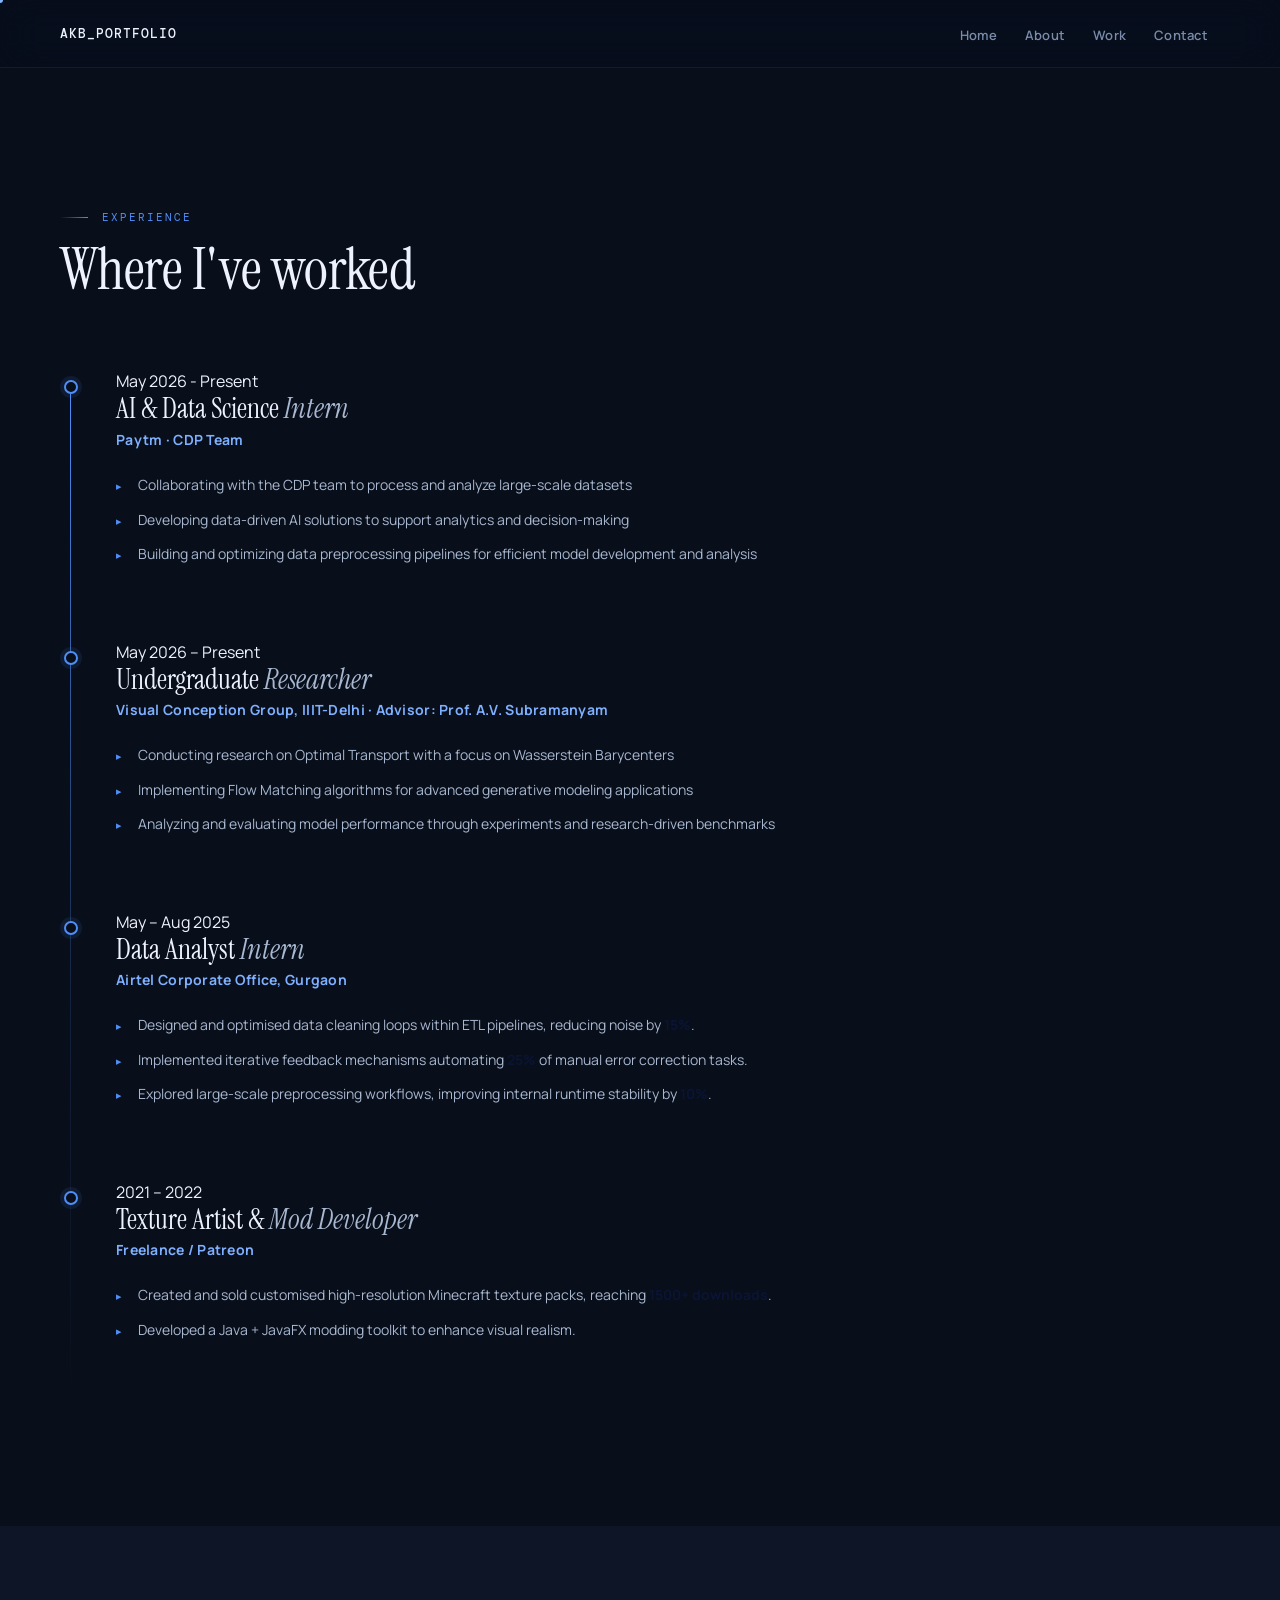
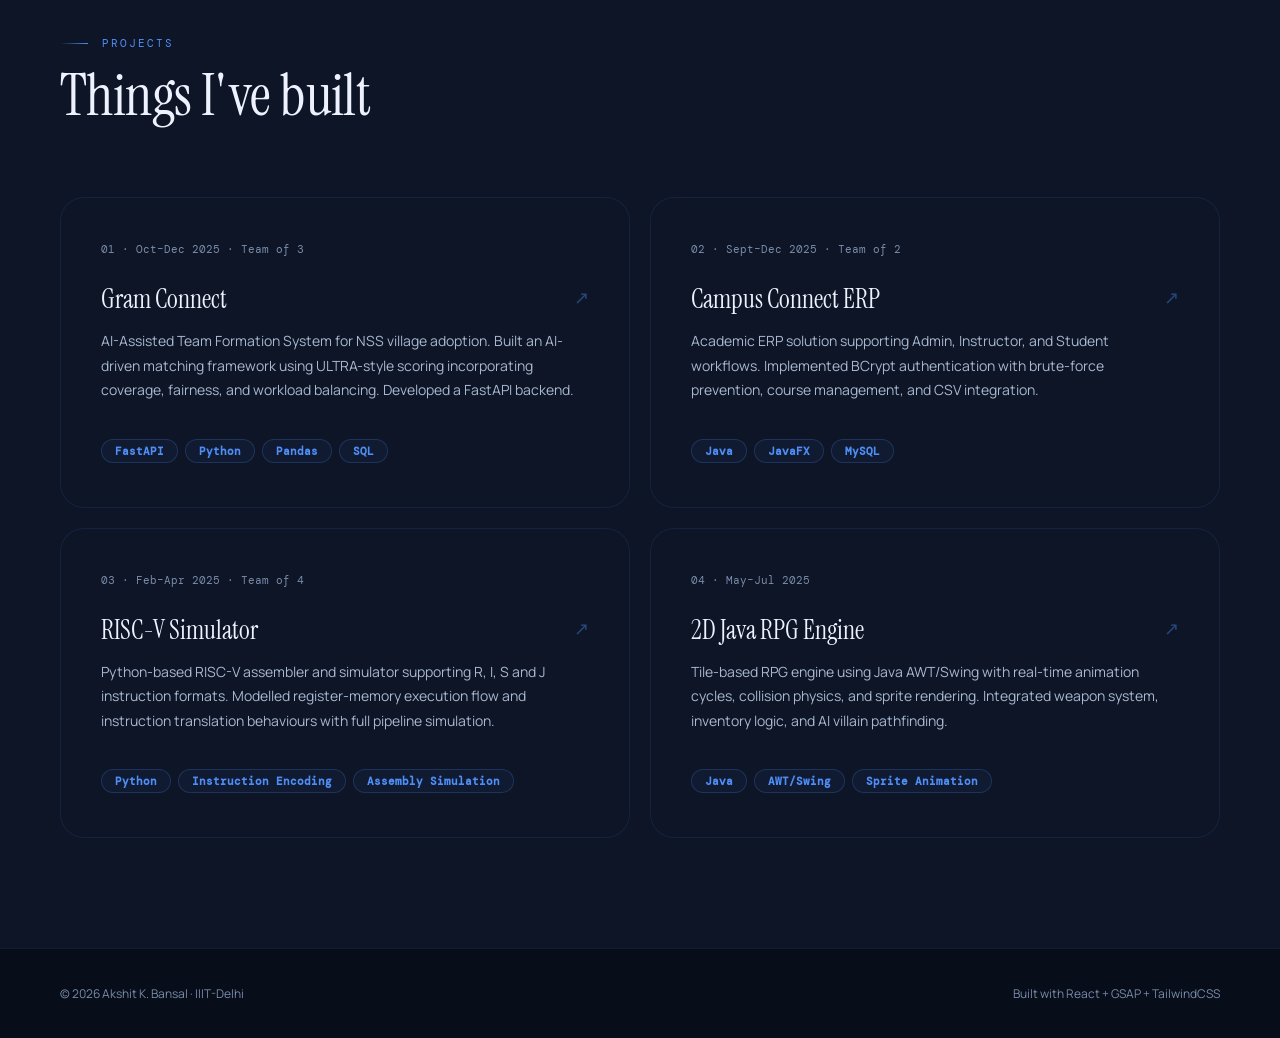
<file: work.html>
<!DOCTYPE html>
<html lang="en">
<head>
<meta charset="UTF-8">
<meta name="viewport" content="width=device-width, initial-scale=1.0">
<title>Work</title>
<link rel="preconnect" href="https://fonts.googleapis.com">
<link href="https://fonts.googleapis.com/css2?family=Instrument+Serif:ital@0;1&family=DM+Mono:wght@300;400;500&family=Manrope:wght@300;400;500;600;700;800&display=swap" rel="stylesheet">
<link rel="stylesheet" href="style.css">
</head>
<body>

<div class="cursor" id="cursor"></div>
<div class="cursor-follower" id="follower"></div>

<nav>
  <div class="nav-logo">AKB_PORTFOLIO</div>
  <ul class="nav-links">
    <li><a href="index.html">Home</a></li>
    <li><a href="about.html">About</a></li>
    <li><a href="work.html" class="active">Work</a></li>
    <li><a href="contact.html">Contact</a></li>
  </ul>
</nav>

<div class="page-pad">
  <section id="experience">
    <div class="section-label">Experience</div>
    <h2 class="section-title">Where I've worked</h2>
    <div class="exp-timeline fade-in">
      <div class="exp-item">
        <div class="exp-date">May 2026 - Present</div>
        <div class="exp-role">AI &amp; Data Science <em>Intern</em></div>
        <div class="exp-org">Paytm · CDP Team</div>
        <ul class="exp-bullets">
  <li>Collaborating with the CDP team to process and analyze large-scale datasets</li>
  <li>Developing data-driven AI solutions to support analytics and decision-making</li>
  <li>Building and optimizing data preprocessing pipelines for efficient model development and analysis</li>
</ul>
      </div>
      <div class="exp-item">
        <div class="exp-date">May 2026 – Present</div>
        <div class="exp-role">Undergraduate <em>Researcher</em></div>
        <div class="exp-org">Visual Conception Group, IIIT-Delhi · Advisor: Prof. A.V. Subramanyam</div>
        <ul class="exp-bullets">
  <li>Conducting research on Optimal Transport with a focus on Wasserstein Barycenters</li>
  <li>Implementing Flow Matching algorithms for advanced generative modeling applications</li>
  <li>Analyzing and evaluating model performance through experiments and research-driven benchmarks</li>
</ul>
      </div>
      <div class="exp-item">
        <div class="exp-date">May – Aug 2025</div>
        <div class="exp-role">Data Analyst <em>Intern</em></div>
        <div class="exp-org">Airtel Corporate Office, Gurgaon</div>
        <ul class="exp-bullets">
          <li>Designed and optimised data cleaning loops within ETL pipelines, reducing noise by <strong style="color:var(--accent3)">15%</strong>.</li>
          <li>Implemented iterative feedback mechanisms automating <strong style="color:var(--accent3)">25%</strong> of manual error correction tasks.</li>
          <li>Explored large-scale preprocessing workflows, improving internal runtime stability by <strong style="color:var(--accent3)">10%</strong>.</li>
        </ul>
      </div>
      <div class="exp-item">
        <div class="exp-date">2021 – 2022</div>
        <div class="exp-role">Texture Artist &amp; <em>Mod Developer</em></div>
        <div class="exp-org">Freelance / Patreon</div>
        <ul class="exp-bullets">
          <li>Created and sold customised high-resolution Minecraft texture packs, reaching <strong style="color:var(--accent3)">1500+ downloads</strong>.</li>
          <li>Developed a Java + JavaFX modding toolkit to enhance visual realism.</li>
        </ul>
      </div>
    </div>
  </section>

  <section id="projects" style="background: var(--bg2); border-top: 1px solid var(--border2); border-bottom: 1px solid var(--border2);">
    <div class="section-label">Projects</div>
    <h2 class="section-title">Things I've built</h2>
    <div class="projects-grid fade-in">
      <div class="project-card">
        <div class="project-num">01 · Oct–Dec 2025 · Team of 3</div>
        <div class="project-title"><a href="#" style="color:inherit;text-decoration:none;">Gram Connect</a><span class="project-arrow">↗</span></div>
        <p class="project-desc">AI-Assisted Team Formation System for NSS village adoption. Built an AI-driven matching framework using ULTRA-style scoring incorporating coverage, fairness, and workload balancing. Developed a FastAPI backend.</p>
        <div class="project-tags">
          <span class="project-tag">FastAPI</span><span class="project-tag">Python</span><span class="project-tag">Pandas</span><span class="project-tag">SQL</span>
        </div>
      </div>
      <div class="project-card">
        <div class="project-num">02 · Sept–Dec 2025 · Team of 2</div>
        <div class="project-title"><a href="#" style="color:inherit;text-decoration:none;">Campus Connect ERP</a><span class="project-arrow">↗</span></div>
        <p class="project-desc">Academic ERP solution supporting Admin, Instructor, and Student workflows. Implemented BCrypt authentication with brute-force prevention, course management, and CSV integration.</p>
        <div class="project-tags">
          <span class="project-tag">Java</span><span class="project-tag">JavaFX</span><span class="project-tag">MySQL</span>
        </div>
      </div>
      <div class="project-card">
        <div class="project-num">03 · Feb–Apr 2025 · Team of 4</div>
        <div class="project-title"><a href="#" style="color:inherit;text-decoration:none;">RISC-V Simulator</a><span class="project-arrow">↗</span></div>
        <p class="project-desc">Python-based RISC-V assembler and simulator supporting R, I, S and J instruction formats. Modelled register-memory execution flow and instruction translation behaviours with full pipeline simulation.</p>
        <div class="project-tags">
          <span class="project-tag">Python</span><span class="project-tag">Instruction Encoding</span><span class="project-tag">Assembly Simulation</span>
        </div>
      </div>
      <div class="project-card">
        <div class="project-num">04 · May–Jul 2025</div>
        <div class="project-title"><a href="#" style="color:inherit;text-decoration:none;">2D Java RPG Engine</a><span class="project-arrow">↗</span></div>
        <p class="project-desc">Tile-based RPG engine using Java AWT/Swing with real-time animation cycles, collision physics, and sprite rendering. Integrated weapon system, inventory logic, and AI villain pathfinding.</p>
        <div class="project-tags">
          <span class="project-tag">Java</span><span class="project-tag">AWT/Swing</span><span class="project-tag">Sprite Animation</span>
        </div>
      </div>
    </div>
  </section>
</div>

<footer>
  <p>© 2026 <span>Akshit K. Bansal</span> · IIIT-Delhi</p>
  <p>Built with <span>React + GSAP + TailwindCSS</span></p>
</footer>

<script src="script.js"></script>
</body>
</html>
</file>
<file: style.css>
@import url('https://fonts.googleapis.com/css2?family=Instrument+Serif:ital@0;1&family=Manrope:wght@400;500;600;700&family=DM+Mono:wght@400;500&display=swap');

:root {
  --bg: #080e1a;
  --bg2: #0d1526;
  --bg3: #111e3a;
  --bg4: #162040;
  --accent: #4f8ef7;
  --accent2: #7eb0ff;
  --accent3: #0a1535;
  --glow: rgba(79, 142, 247, 0.18);
  --glow-strong: rgba(79, 142, 247, 0.32);
  --text: #eef2ff;
  --muted: #7a8caa;
  --muted2: #a8b8d0;
  --border: rgba(79, 142, 247, 0.12);
  --border-hover: rgba(79, 142, 247, 0.35);
  --border-active: rgba(79, 142, 247, 0.6);
  --head-font: 'Instrument Serif', serif;
  --body-font: 'Manrope', sans-serif;
  --mono: 'DM Mono', monospace;
  --radius-sm: 10px;
  --radius-md: 16px;
  --radius-lg: 24px;
  --transition: cubic-bezier(0.16, 1, 0.3, 1);
}

*, *::before, *::after { box-sizing: border-box; margin: 0; padding: 0; }
html { scroll-behavior: smooth; }

body {
  font-family: var(--body-font);
  background: var(--bg);
  color: var(--text);
  overflow-x: hidden;
}

/* ─── BACKGROUND SYSTEM ─── */
.bg-system {
  position: fixed; inset: 0; z-index: 0; pointer-events: none;
  overflow: hidden;
}

/* Architectural grid */
.bg-grid {
  position: absolute; inset: 0;
  background-image:
    linear-gradient(rgba(79, 142, 247, 0.05) 1px, transparent 1px),
    linear-gradient(90deg, rgba(79, 142, 247, 0.05) 1px, transparent 1px);
  background-size: 52px 52px;
  mask-image: radial-gradient(ellipse 80% 60% at 50% 0%, black 30%, transparent 100%);
}

/* Noise grain overlay */
.bg-noise {
  position: absolute; inset: 0;
  opacity: 0.03;
  background-image: url("data:image/svg+xml,%3Csvg viewBox='0 0 256 256' xmlns='http://www.w3.org/2000/svg'%3E%3Cfilter id='noise'%3E%3CfeTurbulence type='fractalNoise' baseFrequency='0.85' numOctaves='4' stitchTiles='stitch'/%3E%3C/filter%3E%3Crect width='100%25' height='100%25' filter='url(%23noise)'/%3E%3C/svg%3E");
  background-size: 180px 180px;
}

/* Floating orbs — richer, layered */
.orb {
  position: absolute; border-radius: 50%;
  filter: blur(100px); pointer-events: none;
}
.orb-1 {
  width: 800px; height: 800px;
  background: radial-gradient(circle, rgba(79,142,247,0.22) 0%, rgba(99,102,241,0.1) 50%, transparent 75%);
  top: -250px; right: -200px;
  animation: orb-drift-1 20s ease-in-out infinite;
}
.orb-2 {
  width: 600px; height: 600px;
  background: radial-gradient(circle, rgba(139,92,246,0.14) 0%, transparent 70%);
  bottom: -100px; left: -150px;
  animation: orb-drift-2 24s ease-in-out infinite;
}
.orb-3 {
  width: 400px; height: 400px;
  background: radial-gradient(circle, rgba(56,189,248,0.1) 0%, transparent 70%);
  top: 50%; left: 35%;
  animation: orb-drift-3 30s ease-in-out infinite;
}
@keyframes orb-drift-1 { 0%,100%{transform:translate(0,0) scale(1)} 33%{transform:translate(-60px,40px) scale(1.05)} 66%{transform:translate(30px,-50px) scale(0.95)} }
@keyframes orb-drift-2 { 0%,100%{transform:translate(0,0)} 50%{transform:translate(50px,-60px)} }
@keyframes orb-drift-3 { 0%,100%{transform:translate(0,0)} 33%{transform:translate(-40px,30px)} 66%{transform:translate(40px,-20px)} }

/* ─── CUSTOM CURSOR ─── */
.cursor {
  position: fixed; top: 0; left: 0;
  width: 6px; height: 6px;
  background: var(--accent2);
  border-radius: 50%;
  pointer-events: none; z-index: 9999;
  transform: translate(-50%, -50%);
  transition: transform 0.05s, width 0.2s var(--transition), height 0.2s var(--transition), background 0.2s;
  mix-blend-mode: screen;
}
.cursor-ring {
  position: fixed; top: 0; left: 0;
  width: 32px; height: 32px;
  border: 1px solid rgba(79,142,247,0.45);
  border-radius: 50%;
  pointer-events: none; z-index: 9998;
  transform: translate(-50%, -50%);
  transition: transform 0.12s var(--transition), width 0.3s var(--transition), height 0.3s var(--transition), opacity 0.2s, border-color 0.2s;
  opacity: 0.7;
}
.cursor-ring.hovering {
  width: 48px; height: 48px;
  border-color: rgba(79,142,247,0.7);
  opacity: 1;
}

/* ─── NAV ─── */
nav {
  position: fixed; top: 0; left: 0; right: 0; z-index: 100;
  padding: 0 60px;
  height: 68px;
  display: flex; justify-content: space-between; align-items: center;
  background: rgba(8, 14, 26, 0.7);
  backdrop-filter: blur(20px) saturate(1.5);
  -webkit-backdrop-filter: blur(20px) saturate(1.5);
  border-bottom: 1px solid var(--border);
  transition: background 0.4s, border-color 0.4s;
}
nav.scrolled {
  background: rgba(8, 14, 26, 0.92);
  border-bottom-color: rgba(79,142,247,0.2);
}
.nav-logo {
  font-family: var(--mono);
  font-size: 13px; font-weight: 500;
  color: var(--text); letter-spacing: 0.08em;
  text-decoration: none;
}
.nav-logo span { color: var(--accent); }
.nav-logo .blink {
  display: inline-block;
  width: 8px; height: 14px;
  background: var(--accent);
  margin-left: 2px;
  vertical-align: text-bottom;
  border-radius: 1px;
  animation: blink 1.1s step-end infinite;
}
@keyframes blink { 0%,100%{opacity:1} 50%{opacity:0} }

.nav-links { display: flex; gap: 4px; list-style: none; }
.nav-links a {
  position: relative;
  font-size: 13px; font-weight: 600;
  color: var(--muted);
  text-decoration: none;
  padding: 6px 12px;
  border-radius: var(--radius-sm);
  transition: color 0.2s, background 0.2s;
  letter-spacing: 0.02em;
}
.nav-links a:hover, .nav-links a.active {
  color: var(--text);
  background: rgba(79,142,247,0.1);
}
.nav-links a.active { color: var(--accent2); }

.nav-cta {
  padding: 8px 20px;
  background: var(--accent);
  color: #fff !important; /* override muted */
  border-radius: 99px;
  font-size: 13px; font-weight: 700 !important;
  transition: background 0.2s, transform 0.2s, box-shadow 0.2s !important;
}
.nav-cta:hover {
  background: var(--accent2) !important;
  color: #fff !important;
  background: none; /* reset background from nav-links a:hover */
  background-color: var(--accent2) !important;
  transform: translateY(-1px) !important;
  box-shadow: 0 4px 16px rgba(79,142,247,0.3) !important;
}

/* ─── HERO ─── */
.hero {
  min-height: 100vh;
  display: flex; flex-direction: column; justify-content: center;
  padding: 120px 60px 80px;
  position: relative; z-index: 1;
}
.hero-eyebrow {
  font-family: var(--mono);
  font-size: 12px; color: var(--accent); letter-spacing: 0.14em;
  text-transform: uppercase; margin-bottom: 28px;
  display: flex; align-items: center; gap: 14px;
  opacity: 0; animation: slide-up 0.7s var(--transition) 0.1s forwards;
}
.hero-eyebrow::before {
  content: ''; display: block;
  width: 36px; height: 1px;
  background: linear-gradient(90deg, transparent, var(--accent));
}
.status-dot {
  display: inline-flex; align-items: center; gap: 6px;
  padding: 4px 10px;
  background: rgba(79,142,247,0.08);
  border: 1px solid rgba(79,142,247,0.2);
  border-radius: 99px;
  font-size: 11px;
}
.status-dot::before {
  content: '';
  width: 6px; height: 6px; border-radius: 50%;
  background: #22d3a0;
  box-shadow: 0 0 8px rgba(34,211,160,0.7);
  animation: pulse-green 2s ease-in-out infinite;
}
@keyframes pulse-green { 0%,100%{opacity:1;transform:scale(1)} 50%{opacity:0.6;transform:scale(0.85)} }

.hero-name {
  font-family: var(--head-font);
  font-size: clamp(62px, 9.5vw, 128px);
  font-weight: normal;
  line-height: 0.95;
  letter-spacing: -0.02em;
  color: var(--text);
  margin-bottom: 8px;
  opacity: 0; animation: slide-up 0.8s var(--transition) 0.25s forwards;
}

/* Gradient text accent */
.hero-name em {
  font-style: italic;
  background: linear-gradient(135deg, var(--accent) 0%, #a78bfa 50%, var(--accent2) 100%);
  background-size: 200% 200%;
  -webkit-background-clip: text;
  -webkit-text-fill-color: transparent;
  background-clip: text;
  animation: gradient-shift 6s ease-in-out infinite;
}
@keyframes gradient-shift { 0%,100%{background-position:0% 50%} 50%{background-position:100% 50%} }

.hero-role {
  font-family: var(--head-font);
  font-size: clamp(28px, 3.5vw, 52px);
  font-weight: normal;
  font-style: italic;
  color: var(--muted);
  line-height: 1.1;
  margin-bottom: 32px;
  opacity: 0; animation: slide-up 0.8s var(--transition) 0.4s forwards;
}

.hero-tagline {
  font-size: 17px; font-weight: 400; color: var(--muted2);
  max-width: 520px; line-height: 1.75;
  opacity: 0; animation: slide-up 0.8s var(--transition) 0.55s forwards;
  margin-bottom: 48px;
}

.hero-cta {
  display: flex; gap: 14px; align-items: center; flex-wrap: wrap;
  opacity: 0; animation: slide-up 0.8s var(--transition) 0.7s forwards;
}

/* Hero metrics strip */
.hero-metrics {
  display: flex; gap: 0; margin-top: 80px;
  border: 1px solid var(--border);
  border-radius: var(--radius-lg);
  background: rgba(13, 21, 38, 0.6);
  backdrop-filter: blur(12px);
  overflow: hidden;
  max-width: 600px;
  opacity: 0; animation: slide-up 0.8s var(--transition) 0.85s forwards;
}
.hero-metric {
  flex: 1;
  padding: 24px 28px;
  border-right: 1px solid var(--border);
  transition: background 0.3s;
}
.hero-metric:last-child { border-right: none; }
.hero-metric:hover { background: rgba(79,142,247,0.05); }
.hero-metric-num {
  font-family: var(--head-font);
  font-size: 36px; font-weight: normal; color: var(--text); line-height: 1;
  margin-bottom: 6px;
}
.hero-metric-num sup { font-size: 18px; vertical-align: super; color: var(--accent); }
.hero-metric-label { font-size: 12px; font-weight: 600; color: var(--muted); text-transform: uppercase; letter-spacing: 0.07em; }

/* Scroll indicator */
.hero-scroll {
  position: absolute; bottom: 44px; right: 60px;
  display: flex; flex-direction: column; align-items: center; gap: 12px;
  opacity: 0; animation: fade-in-delayed 1s 1.2s forwards;
}
.scroll-wheel {
  width: 24px; height: 38px;
  border: 1.5px solid rgba(79,142,247,0.4);
  border-radius: 99px;
  display: flex; justify-content: center;
  padding-top: 6px;
}
.scroll-wheel::after {
  content: '';
  width: 3px; height: 7px;
  background: var(--accent);
  border-radius: 99px;
  animation: scroll-bounce 1.8s ease-in-out infinite;
}
@keyframes scroll-bounce { 0%,100%{transform:translateY(0);opacity:1} 50%{transform:translateY(8px);opacity:0.4} }
.scroll-label {
  font-family: var(--mono);
  font-size: 10px; color: var(--muted); letter-spacing: 0.12em;
  text-transform: uppercase;
  writing-mode: vertical-rl;
}

/* ─── BUTTONS ─── */
.btn-primary {
  padding: 14px 34px;
  background: var(--accent);
  color: #ffffff; text-decoration: none;
  font-size: 14px; font-weight: 700;
  border-radius: 99px;
  border: none; cursor: pointer;
  transition: all 0.3s var(--transition);
  position: relative; overflow: hidden;
  letter-spacing: 0.01em;
}
.btn-primary::before {
  content: '';
  position: absolute; inset: 0;
  background: linear-gradient(135deg, rgba(255,255,255,0.15), transparent);
  opacity: 0; transition: opacity 0.3s;
}
.btn-primary:hover {
  background: var(--accent2);
  transform: translateY(-2px);
  box-shadow: 0 8px 28px rgba(79,142,247,0.35), 0 0 0 1px rgba(79,142,247,0.3);
}
.btn-primary:hover::before { opacity: 1; }
.btn-primary:active { transform: translateY(0); }

.btn-outline {
  padding: 14px 34px;
  border: 1px solid var(--border-hover);
  color: var(--muted2); text-decoration: none;
  font-size: 14px; font-weight: 600;
  border-radius: 99px;
  background: rgba(79,142,247,0.04);
  backdrop-filter: blur(8px);
  transition: all 0.3s var(--transition);
  letter-spacing: 0.01em;
}
.btn-outline:hover {
  border-color: var(--accent);
  color: var(--accent2);
  background: rgba(79,142,247,0.1);
  transform: translateY(-2px);
  box-shadow: 0 8px 28px rgba(79,142,247,0.12);
}

/* ─── SECTIONS COMMON ─── */
section { padding: 110px 60px; position: relative; z-index: 1; }

.section-label {
  font-family: var(--mono);
  font-size: 11px; color: var(--accent); letter-spacing: 0.18em;
  text-transform: uppercase; margin-bottom: 16px;
  display: flex; align-items: center; gap: 14px;
}
.section-label::before {
  content: '';
  width: 28px; height: 1px;
  background: linear-gradient(90deg, transparent, var(--accent));
}

.section-title {
  font-family: var(--head-font);
  font-size: clamp(40px, 4.5vw, 60px);
  font-weight: normal; line-height: 1.05;
  margin-bottom: 70px;
  letter-spacing: -0.01em;
}

/* Section divider */
.divider {
  width: 100%; height: 1px;
  background: linear-gradient(90deg, transparent 0%, var(--border-hover) 20%, var(--border-hover) 80%, transparent 100%);
  margin: 0;
}

/* ─── ABOUT ─── */
.about-grid { display: grid; grid-template-columns: 1.1fr 0.9fr; gap: 100px; align-items: start; }
.about-text p { font-size: 16px; font-weight: 400; color: var(--muted2); line-height: 1.85; margin-bottom: 22px; }
.about-text p strong { color: var(--text); font-weight: 700; }

/* Inline highlight pill */
.highlight-pill {
  display: inline-flex; align-items: center; gap: 6px;
  padding: 3px 12px 3px 8px;
  background: rgba(79,142,247,0.1);
  border: 1px solid rgba(79,142,247,0.25);
  border-radius: 99px;
  color: var(--accent2);
  font-size: 13px; font-weight: 600;
}

.stats-grid { display: grid; grid-template-columns: 1fr 1fr; gap: 16px; }
.stat-card {
  background: var(--bg2);
  border: 1px solid var(--border);
  border-radius: var(--radius-md);
  padding: 32px 24px;
  position: relative; overflow: hidden;
  transition: all 0.4s var(--transition);
  cursor: default;
}
/* Shimmer line on top */
.stat-card::before {
  content: '';
  position: absolute; top: 0; left: 0; right: 0; height: 2px;
  background: linear-gradient(90deg, transparent, var(--accent), transparent);
  transform: translateX(-100%);
  transition: transform 0.5s var(--transition);
}
.stat-card:hover::before { transform: translateX(100%); }
/* Glow bg on hover */
.stat-card::after {
  content: '';
  position: absolute; inset: 0;
  background: radial-gradient(circle at 50% 0%, rgba(79,142,247,0.08), transparent 70%);
  opacity: 0; transition: opacity 0.4s;
}
.stat-card:hover {
  border-color: var(--border-hover);
  transform: translateY(-3px);
  box-shadow: 0 16px 48px rgba(0,0,0,0.4), 0 0 0 1px rgba(79,142,247,0.1);
}
.stat-card:hover::after { opacity: 1; }
.stat-num {
  font-family: var(--head-font);
  font-size: 44px; font-weight: normal; color: var(--text); line-height: 1;
  margin-bottom: 10px; position: relative; z-index: 1;
}
.stat-num span { color: var(--accent); }
.stat-label { font-size: 12px; font-weight: 600; color: var(--muted); text-transform: uppercase; letter-spacing: 0.08em; position: relative; z-index: 1; }

/* ─── SKILLS ─── */
.skills-inner { display: grid; grid-template-columns: repeat(3, 1fr); gap: 20px; }
.skill-group {
  padding: 40px 32px;
  background: var(--bg2);
  border: 1px solid var(--border);
  border-radius: var(--radius-lg);
  transition: all 0.4s var(--transition);
  position: relative; overflow: hidden;
}
/* Ambient glow */
.skill-group::before {
  content: '';
  position: absolute;
  bottom: -60px; right: -60px;
  width: 180px; height: 180px;
  background: radial-gradient(circle, rgba(79,142,247,0.12), transparent 70%);
  opacity: 0; transition: opacity 0.4s, transform 0.4s;
  transform: scale(0.8);
}
.skill-group:hover::before { opacity: 1; transform: scale(1); }
.skill-group:hover {
  border-color: var(--border-hover);
  transform: translateY(-5px);
  box-shadow: 0 20px 60px rgba(0,0,0,0.45), 0 0 0 1px rgba(79,142,247,0.08);
}
.skill-icon {
  width: 44px; height: 44px; border-radius: var(--radius-sm);
  background: var(--bg3); border: 1px solid var(--border);
  display: flex; align-items: center; justify-content: center;
  font-size: 22px; margin-bottom: 20px;
  transition: all 0.3s;
}
.skill-group:hover .skill-icon {
  background: rgba(79,142,247,0.15);
  border-color: rgba(79,142,247,0.3);
}
.skill-group-label {
  font-family: var(--head-font);
  font-size: 22px; font-weight: normal;
  color: var(--text); margin-bottom: 18px; line-height: 1.2;
}
.skill-tags { display: flex; flex-wrap: wrap; gap: 7px; }
.skill-tag {
  font-family: var(--mono);
  font-size: 12px; font-weight: 500;
  padding: 5px 13px;
  color: var(--muted2);
  border: 1px solid var(--border);
  border-radius: 99px;
  transition: all 0.2s;
  background: transparent;
}
.skill-group:hover .skill-tag {
  color: var(--accent2);
  border-color: rgba(79,142,247,0.25);
  background: rgba(79,142,247,0.07);
}
.skill-tag:hover {
  background: var(--accent) !important;
  color: #fff !important;
  border-color: transparent !important;
  transform: scale(1.05);
}

/* ─── EXPERIENCE ─── */
.exp-timeline { position: relative; padding-left: 0; }

/* Vertical timeline rail */
.exp-timeline::before {
  content: ''; position: absolute;
  left: 0; top: 24px; bottom: 0; width: 1px;
  background: linear-gradient(180deg, var(--accent) 0%, rgba(79,142,247,0.15) 60%, transparent 100%);
  margin-left: 10px;
}

.exp-item {
  padding-left: 56px; padding-bottom: 64px;
  position: relative;
}
/* Timeline node */
.exp-item::before {
  content: '';
  position: absolute; left: 4px; top: 10px;
  width: 14px; height: 14px; border-radius: 50%;
  background: var(--bg);
  border: 2px solid var(--accent);
  transition: all 0.3s;
  box-shadow: 0 0 0 4px rgba(79,142,247,0.1);
}
.exp-item:hover::before {
  background: var(--accent);
  box-shadow: 0 0 0 6px rgba(79,142,247,0.18), 0 0 20px rgba(79,142,247,0.4);
}
.exp-item-inner {
  background: var(--bg2);
  border: 1px solid var(--border);
  border-radius: var(--radius-lg);
  padding: 36px 40px;
  transition: all 0.4s var(--transition);
}
.exp-item:hover .exp-item-inner {
  border-color: var(--border-hover);
  box-shadow: 0 12px 40px rgba(0,0,0,0.35);
  transform: translateX(4px);
}
.exp-date-badge {
  display: inline-flex;
  font-family: var(--mono); font-size: 11px; color: var(--accent);
  background: rgba(79,142,247,0.1);
  border: 1px solid rgba(79,142,247,0.2);
  padding: 4px 12px; border-radius: 99px;
  margin-bottom: 16px; letter-spacing: 0.05em;
}
.exp-role {
  font-family: var(--head-font);
  font-size: 28px; font-weight: normal; line-height: 1.2;
  margin-bottom: 4px;
}
.exp-role em { font-style: italic; color: var(--muted2); }
.exp-org {
  font-size: 14px; font-weight: 700;
  color: var(--accent2); margin-bottom: 24px;
  letter-spacing: 0.02em;
}
.exp-bullets { list-style: none; }
.exp-bullets li {
  font-size: 14px; color: var(--muted2);
  line-height: 1.75; margin-bottom: 10px;
  padding-left: 22px; position: relative;
}
.exp-bullets li::before {
  content: '▸';
  position: absolute; left: 0;
  color: var(--accent); font-size: 11px; top: 3px;
}

/* ─── PROJECTS ─── */
.projects-grid { display: grid; grid-template-columns: repeat(2, 1fr); gap: 20px; }
.project-card {
  background: var(--bg2);
  border: 1px solid var(--border);
  padding: 44px 40px;
  border-radius: var(--radius-lg);
  transition: all 0.4s var(--transition);
  cursor: pointer;
  position: relative; overflow: hidden;
  text-decoration: none; color: inherit; display: block;
}
/* Spotlight hover effect */
.project-card::before {
  content: '';
  position: absolute;
  width: 300px; height: 300px;
  border-radius: 50%;
  background: radial-gradient(circle, rgba(79,142,247,0.12), transparent 70%);
  left: -150px; top: -150px;
  opacity: 0;
  transition: opacity 0.3s, left 0s, top 0s;
  pointer-events: none;
}
.project-card:hover { border-color: var(--border-hover); box-shadow: 0 20px 60px rgba(0,0,0,0.45); transform: translateY(-5px); }
.project-num {
  font-family: var(--mono); font-size: 11px; color: var(--muted); margin-bottom: 28px;
  display: flex; align-items: center; justify-content: space-between;
}
.project-num-badge {
  width: 32px; height: 32px; border-radius: 8px;
  background: var(--bg3); border: 1px solid var(--border);
  display: flex; align-items: center; justify-content: center;
  font-size: 12px; font-weight: 700; color: var(--accent);
  transition: all 0.3s;
}
.project-card:hover .project-num-badge {
  background: var(--accent); color: #fff; border-color: var(--accent);
}
.project-title {
  font-family: var(--head-font); font-size: 26px; font-weight: normal;
  margin-bottom: 14px; line-height: 1.2;
  display: flex; justify-content: space-between; align-items: flex-start; gap: 16px;
}
.project-arrow {
  color: var(--accent); transition: all 0.3s; font-size: 18px;
  opacity: 0.4; flex-shrink: 0; margin-top: 4px;
}
.project-card:hover .project-arrow {
  opacity: 1; transform: translate(5px, -5px);
}
.project-desc {
  font-size: 14px; color: var(--muted2); line-height: 1.75; margin-bottom: 36px;
}
.project-tags { display: flex; flex-wrap: wrap; gap: 7px; }
.project-tag {
  font-family: var(--mono); font-size: 11px; font-weight: 600;
  color: var(--accent); padding: 4px 13px;
  border: 1px solid rgba(79,142,247,0.22);
  border-radius: 99px;
  background: rgba(79,142,247,0.05);
  transition: all 0.2s;
}
.project-card:hover .project-tag {
  background: rgba(79,142,247,0.14); border-color: rgba(79,142,247,0.35); color: var(--accent2);
}

/* Featured project (first card, full width) */
.project-card.featured {
  grid-column: 1 / -1;
  display: grid; grid-template-columns: 1fr 1fr; gap: 48px; align-items: center;
}
.project-card.featured .project-visual {
  height: 220px; border-radius: var(--radius-md);
  background: var(--bg3);
  border: 1px solid var(--border);
  overflow: hidden; position: relative;
  display: flex; align-items: center; justify-content: center;
}
.project-card.featured .project-visual-inner {
  font-size: 72px; opacity: 0.4;
  transition: all 0.4s; transform: scale(0.9);
}
.project-card.featured:hover .project-visual-inner {
  opacity: 0.7; transform: scale(1.05);
}

/* ─── POSITIONS / ACHIEVEMENTS ─── */
.positions-grid { display: grid; grid-template-columns: repeat(3, 1fr); gap: 20px; }
.pos-card {
  background: var(--bg2); border: 1px solid var(--border);
  padding: 36px 28px; border-radius: var(--radius-lg);
  transition: all 0.35s var(--transition);
  position: relative; overflow: hidden;
}
.pos-card::after {
  content: '';
  position: absolute; bottom: 0; left: 0; right: 0; height: 3px;
  background: linear-gradient(90deg, var(--accent), #a78bfa);
  transform: scaleX(0); transform-origin: left;
  transition: transform 0.4s var(--transition);
}
.pos-card:hover { border-color: var(--border-hover); transform: translateY(-3px); box-shadow: 0 16px 48px rgba(0,0,0,0.4); }
.pos-card:hover::after { transform: scaleX(1); }
.pos-icon {
  width: 44px; height: 44px; border-radius: var(--radius-sm);
  background: var(--bg3); border: 1px solid var(--border);
  display: flex; align-items: center; justify-content: center;
  font-size: 20px; margin-bottom: 20px;
}
.pos-card-role { font-family: var(--head-font); font-size: 22px; font-weight: normal; margin-bottom: 6px; line-height: 1.2; }
.pos-card-org { font-size: 12px; font-weight: 700; color: var(--accent); margin-bottom: 16px; letter-spacing: 0.05em; text-transform: uppercase; }
.pos-card-desc { font-size: 13px; color: var(--muted); line-height: 1.75; }

/* Achievements */
.achievements-list { display: flex; flex-direction: column; gap: 0; }
.ach-item {
  display: flex; align-items: flex-start; gap: 20px;
  padding: 28px 0;
  border-bottom: 1px solid var(--border);
  transition: all 0.3s var(--transition);
  border-radius: 0;
}
.ach-item:hover {
  padding: 28px 20px;
  border-bottom-color: var(--border-hover);
  background: rgba(79,142,247,0.04);
  border-radius: var(--radius-md);
  margin: 0 -20px;
}
.ach-icon {
  width: 46px; height: 46px; flex-shrink: 0;
  border-radius: 12px;
  background: var(--bg3); color: var(--accent2);
  display: flex; align-items: center; justify-content: center;
  font-size: 20px; border: 1px solid var(--border);
  transition: all 0.3s;
}
.ach-item:hover .ach-icon {
  background: rgba(79,142,247,0.15); border-color: rgba(79,142,247,0.3);
}
.ach-text { font-size: 15px; color: var(--muted2); line-height: 1.7; align-self: center; }
.ach-text strong { color: var(--text); font-weight: 700; }

/* ─── CONTACT ─── */
.contact-section { min-height: 75vh; display: flex; align-items: center; }
.contact-glow {
  position: absolute; inset: 0;
  background: radial-gradient(ellipse 60% 50% at 50% 50%, rgba(79,142,247,0.05), transparent 70%);
  pointer-events: none;
}
.contact-intro {
  font-family: var(--head-font);
  font-size: clamp(42px, 4.5vw, 64px);
  font-weight: normal; line-height: 1.15;
  margin-bottom: 20px;
}
.contact-intro em {
  font-style: italic;
  background: linear-gradient(135deg, var(--accent), #a78bfa);
  -webkit-background-clip: text; -webkit-text-fill-color: transparent;
  background-clip: text;
}
.contact-sub {
  font-size: 17px; color: var(--muted2);
  line-height: 1.7; margin-bottom: 52px; max-width: 480px;
}
.contact-links { display: flex; gap: 12px; flex-wrap: wrap; margin-bottom: 60px; }
.contact-link {
  display: flex; align-items: center; gap: 9px;
  padding: 13px 26px;
  background: var(--bg2);
  border: 1px solid var(--border-hover);
  border-radius: 99px; color: var(--muted2); text-decoration: none;
  font-size: 13px; font-weight: 600;
  transition: all 0.3s var(--transition);
  letter-spacing: 0.01em;
}
.contact-link svg { width: 16px; height: 16px; fill: currentColor; flex-shrink: 0; }
.contact-link:hover {
  background: var(--accent); border-color: var(--accent);
  color: #fff;
  transform: translateY(-2px);
  box-shadow: 0 8px 24px rgba(79,142,247,0.3);
}

.cv-card {
  background: var(--bg2);
  border: 1px solid var(--border);
  border-radius: var(--radius-lg); padding: 40px 44px;
  display: flex; align-items: center; justify-content: space-between;
  max-width: 660px;
  transition: all 0.35s var(--transition);
  position: relative; overflow: hidden;
}
.cv-card::before {
  content: '';
  position: absolute; left: 0; top: 0; bottom: 0; width: 3px;
  background: linear-gradient(180deg, var(--accent), #a78bfa);
}
.cv-card:hover { border-color: var(--border-hover); box-shadow: 0 16px 48px rgba(0,0,0,0.4); transform: translateY(-2px); }
.cv-card-text .cv-label { font-family: var(--mono); font-size: 11px; color: var(--muted); letter-spacing: 0.1em; text-transform: uppercase; margin-bottom: 8px; }
.cv-card-text strong { display: block; font-family: var(--head-font); font-size: 26px; font-weight: normal; color: var(--text); margin-bottom: 8px; }
.cv-card-text p { font-size: 14px; color: var(--muted); }
.cv-btn {
  display: flex; align-items: center; gap: 8px;
  padding: 13px 28px;
  background: var(--text); color: var(--bg);
  text-decoration: none; font-size: 13px; font-weight: 700;
  border-radius: 99px; transition: all 0.3s; white-space: nowrap;
  flex-shrink: 0;
}
.cv-btn:hover { background: var(--accent); color: #fff; box-shadow: 0 8px 24px rgba(79,142,247,0.3); transform: translateY(-1px); }

/* ─── FOOTER ─── */
footer {
  padding: 36px 60px;
  border-top: 1px solid var(--border);
  display: flex; justify-content: space-between; align-items: center;
  position: relative; z-index: 1;
  background: rgba(8,14,26,0.8);
  backdrop-filter: blur(12px);
}
.footer-logo { font-family: var(--mono); font-size: 13px; color: var(--muted); }
.footer-logo span { color: var(--accent); }
footer p { font-size: 12px; color: var(--muted); }
footer .footer-heart { color: #e879f9; display: inline; }

/* ─── ANIMATIONS ─── */
@keyframes slide-up {
  from { opacity: 0; transform: translateY(24px); }
  to   { opacity: 1; transform: translateY(0); }
}
@keyframes fade-in-delayed {
  from { opacity: 0; }
  to   { opacity: 1; }
}

.fade-in {
  opacity: 0; transform: translateY(28px);
  transition: opacity 0.7s var(--transition), transform 0.7s var(--transition);
}
.fade-in.visible { opacity: 1; transform: none; }
.fade-in-delay-1 { transition-delay: 0.1s; }
.fade-in-delay-2 { transition-delay: 0.2s; }
.fade-in-delay-3 { transition-delay: 0.3s; }

/* Stagger children on scroll reveal */
.stagger-children > * {
  opacity: 0; transform: translateY(24px);
  transition: opacity 0.6s var(--transition), transform 0.6s var(--transition);
}
.stagger-children.visible > *:nth-child(1) { opacity: 1; transform: none; transition-delay: 0.05s; }
.stagger-children.visible > *:nth-child(2) { opacity: 1; transform: none; transition-delay: 0.13s; }
.stagger-children.visible > *:nth-child(3) { opacity: 1; transform: none; transition-delay: 0.21s; }
.stagger-children.visible > *:nth-child(4) { opacity: 1; transform: none; transition-delay: 0.29s; }
.stagger-children.visible > *:nth-child(5) { opacity: 1; transform: none; transition-delay: 0.37s; }
.stagger-children.visible > *:nth-child(6) { opacity: 1; transform: none; transition-delay: 0.45s; }

/* ─── RESPONSIVE ─── */
@media (max-width: 1024px) {
  .about-grid { grid-template-columns: 1fr; gap: 48px; }
  .project-card.featured { grid-template-columns: 1fr; }
  .project-card.featured .project-visual { display: none; }
}

@media (max-width: 900px) {
  nav { padding: 0 20px; }
  .nav-links { display: none; }
  section { padding: 80px 24px; }
  .hero { padding: 100px 24px 80px; }
  .hero-scroll { display: none; }
  .hero-metrics { flex-direction: column; }
  .hero-metric { border-right: none; border-bottom: 1px solid var(--border); }
  .hero-metric:last-child { border-bottom: none; }
  .skills-inner { grid-template-columns: 1fr; }
  .projects-grid { grid-template-columns: 1fr; }
  .project-card.featured { grid-column: auto; }
  .positions-grid { grid-template-columns: 1fr; }
  .cv-card { flex-direction: column; align-items: flex-start; gap: 24px; }
  footer { flex-direction: column; gap: 10px; text-align: center; }
}

/* ─── SELECTION & FOCUS ─── */
::selection { background: rgba(79,142,247,0.35); color: var(--text); }
:focus-visible {
  outline: 2px solid var(--accent);
  outline-offset: 3px;
  border-radius: 4px;
}

/* ─── SCROLLBAR ─── */
::-webkit-scrollbar { width: 6px; }
::-webkit-scrollbar-track { background: var(--bg); }
::-webkit-scrollbar-thumb { background: rgba(79,142,247,0.3); border-radius: 3px; }
::-webkit-scrollbar-thumb:hover { background: var(--accent); }

/* ─── UTILITY ─── */
.text-accent { color: var(--accent); }
.text-muted { color: var(--muted); }
.italic { font-style: italic; font-family: var(--head-font); }
.mono { font-family: var(--mono); }
.page-pad { padding-top: 100px; }
</file>
